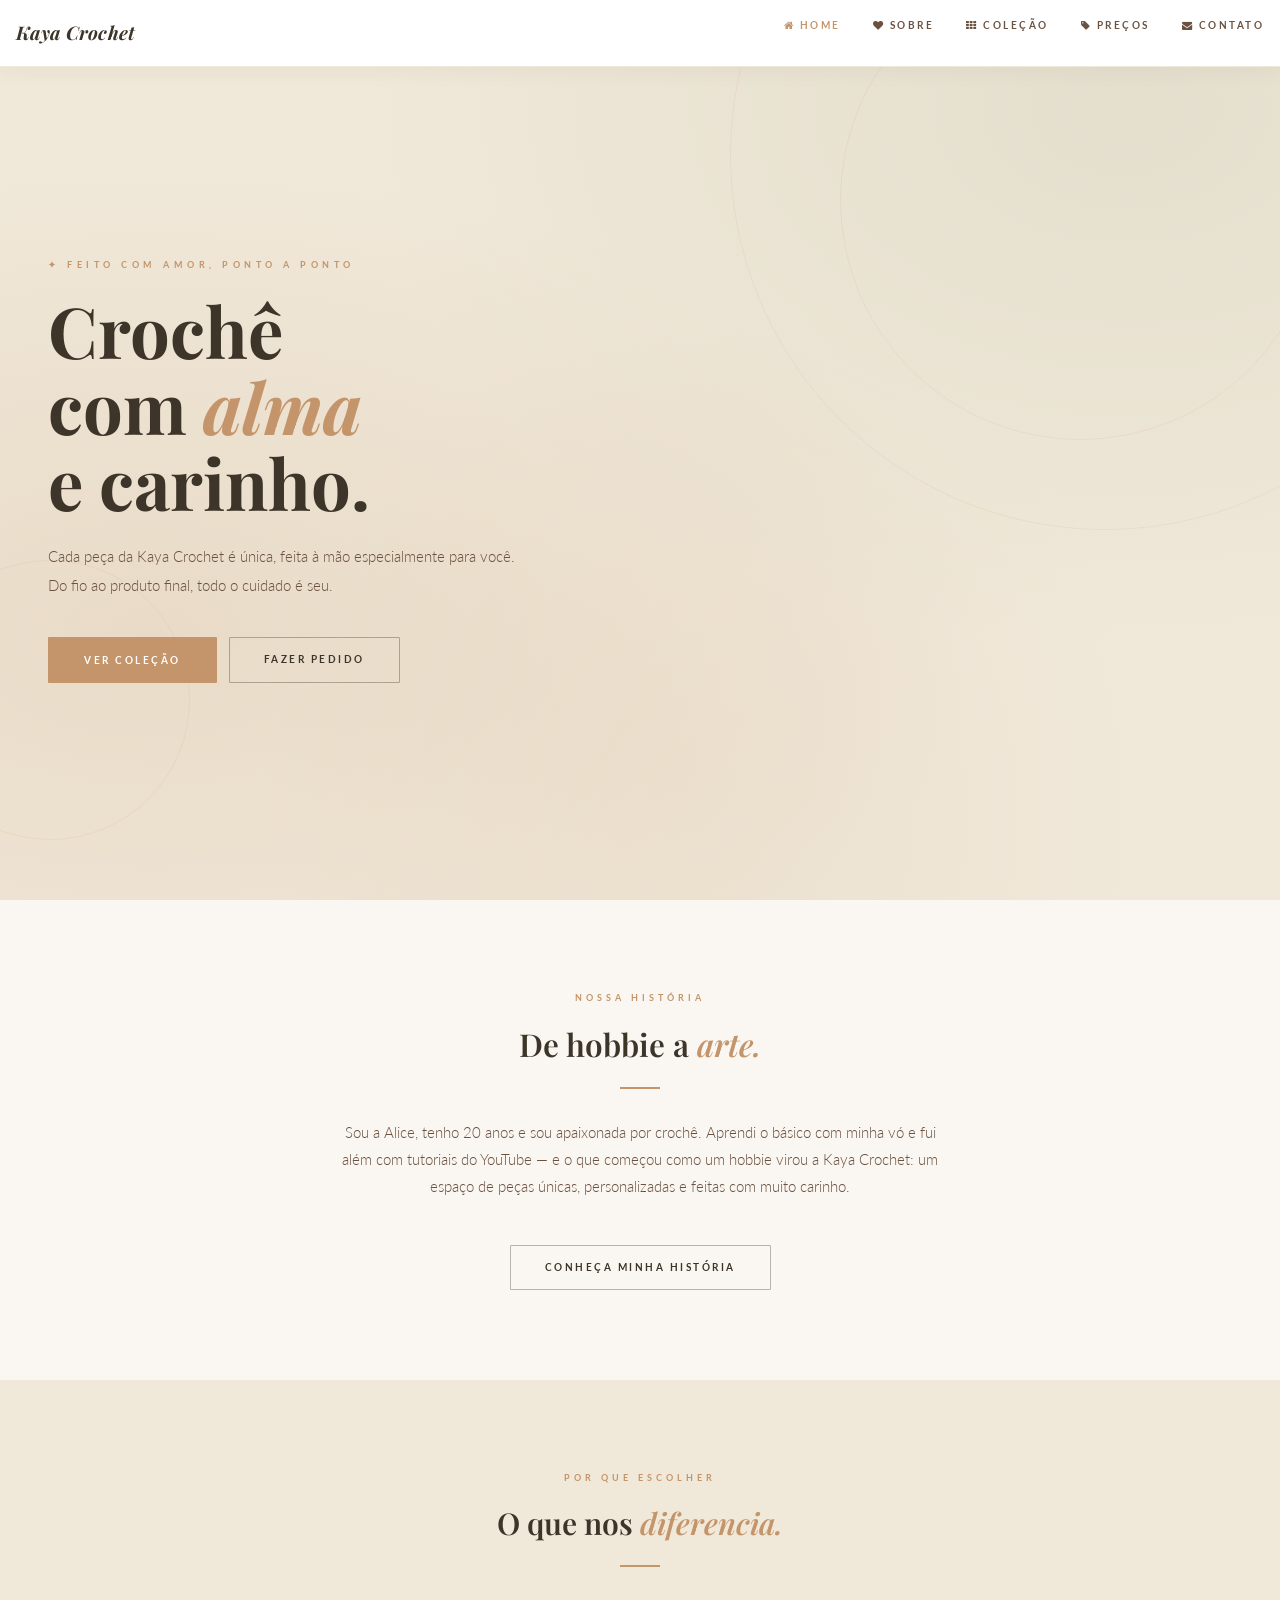
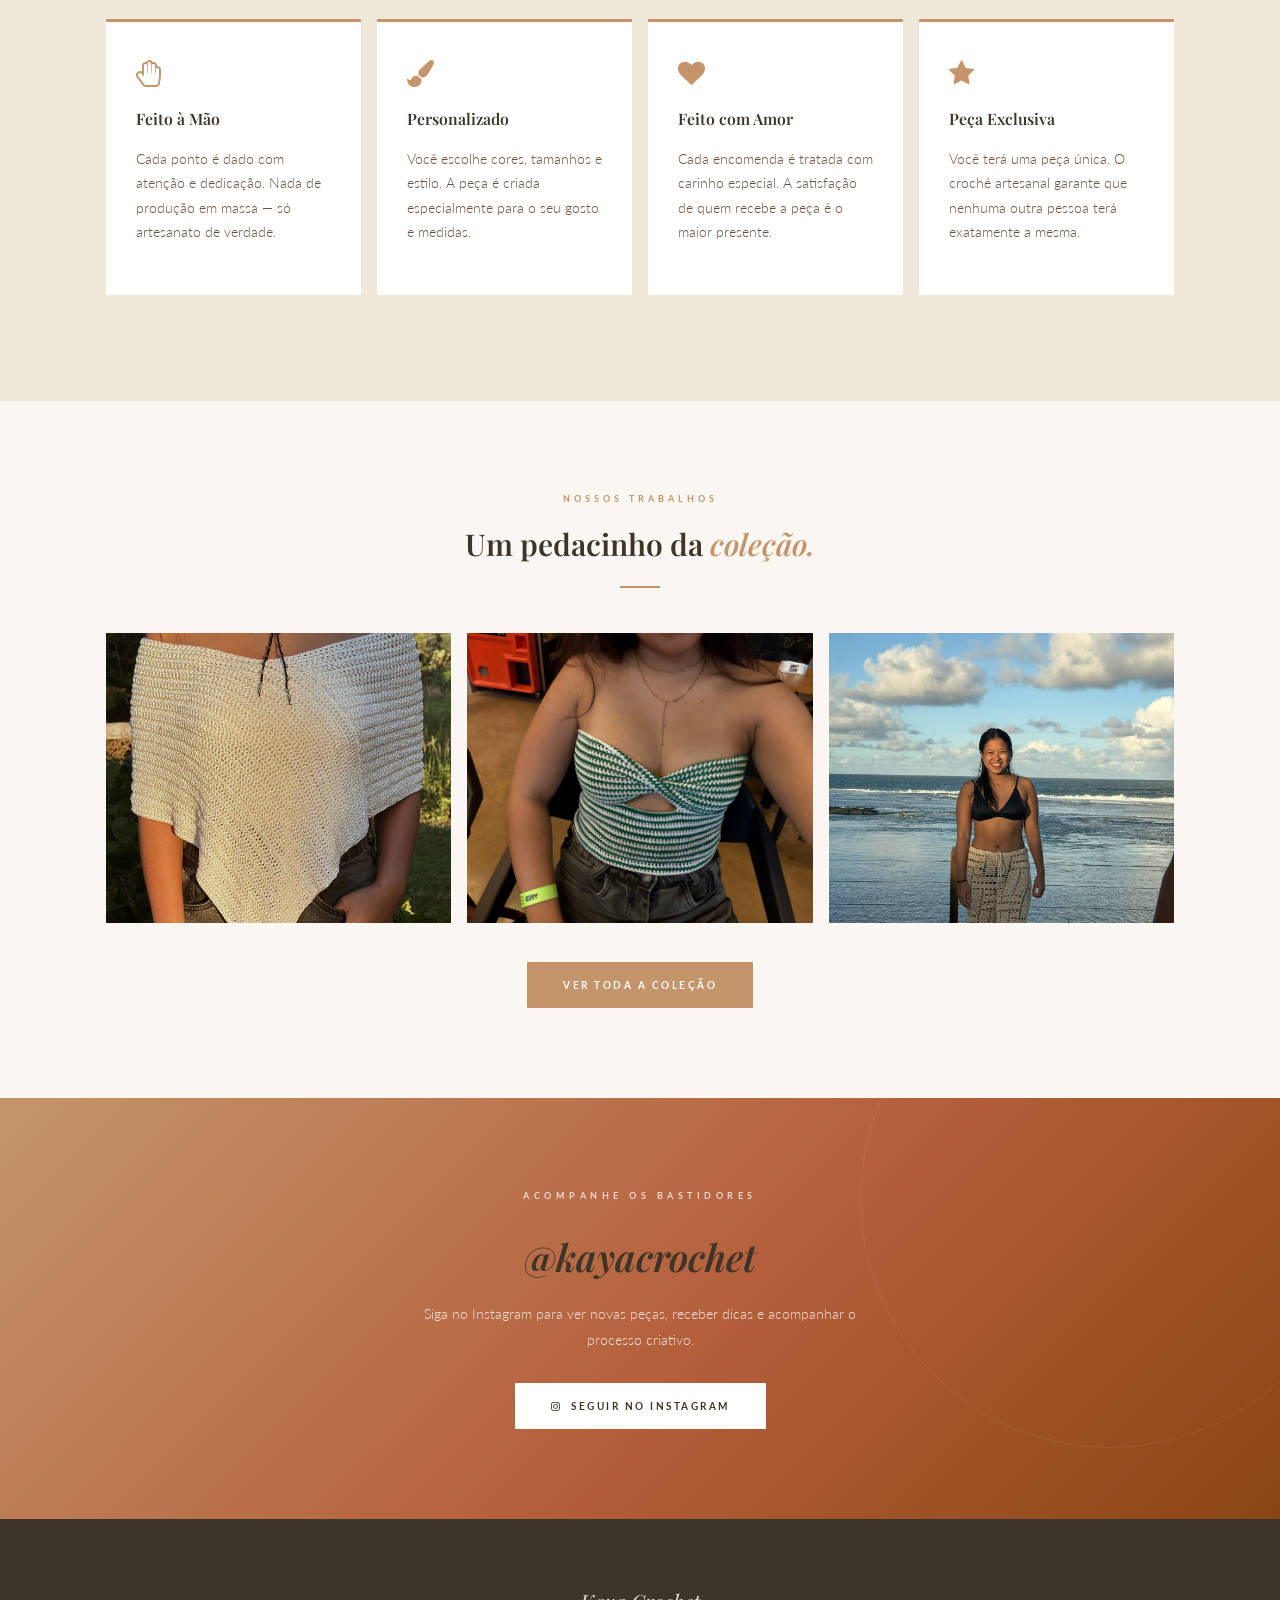
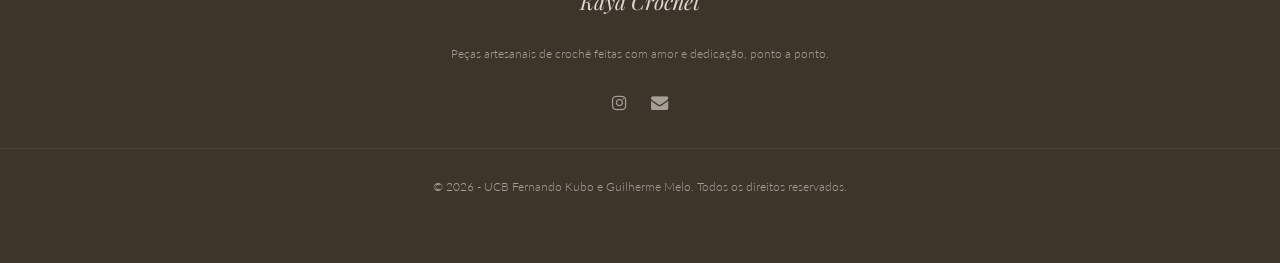
<file: index.html>
<!DOCTYPE html>
<html lang="pt-BR">
<head>
  <title>Kaya Crochet – Peças Artesanais Únicas</title>
  <meta charset="UTF-8">
  <meta name="viewport" content="width=device-width, initial-scale=1">
  <!-- Font Awesome (CDN) — corrige ícones -->
  <link rel="stylesheet" href="https://cdnjs.cloudflare.com/ajax/libs/font-awesome/4.7.0/css/font-awesome.min.css">
  <!-- Google Fonts -->
  <link href="https://fonts.googleapis.com/css2?family=Playfair+Display:ital,wght@0,400;0,600;0,700;1,400;1,600&family=Lato:wght@300;400;700&display=swap" rel="stylesheet">
  <!-- W3.CSS Framework -->
  <link rel="stylesheet" href="style2.css">
  <!-- Kaya Crochet Custom Styles -->
  <link rel="stylesheet" href="kaya-style.css">
  <style>
    .w3-bar .w3-button { padding: 16px; }
  </style>
</head>
<body>

<!-- NAVBAR -->
<div class="w3-top">
  <div class="w3-bar" id="myNavbar">
    <a href="index.html" class="w3-bar-item w3-button w3-wide logo-text">Kaya Crochet</a>
    <div class="w3-right w3-hide-small">
      <a href="index.html" class="w3-bar-item w3-button nav-link active"><i class="fa fa-home"></i> Home</a>
      <a href="pag2.html" class="w3-bar-item w3-button nav-link"><i class="fa fa-heart"></i> Sobre</a>
      <a href="pag3.html" class="w3-bar-item w3-button nav-link"><i class="fa fa-th"></i> Coleção</a>
      <a href="pag4.html" class="w3-bar-item w3-button nav-link"><i class="fa fa-tag"></i> Preços</a>
      <a href="pag5.html" class="w3-bar-item w3-button nav-link"><i class="fa fa-envelope"></i> Contato</a>
    </div>
    <a href="javascript:void(0)" class="w3-bar-item w3-button w3-right w3-hide-large w3-hide-medium" onclick="w3_open()" style="color:#3D3529;">
      <i class="fa fa-bars"></i>
    </a>
  </div>
</div>

<!-- SIDEBAR (mobile) -->
<nav class="w3-sidebar w3-bar-block w3-card w3-animate-left w3-hide-medium w3-hide-large" style="display:none" id="mySidebar">
  <a href="javascript:void(0)" onclick="w3_close()" class="w3-bar-item w3-button w3-large w3-padding-16" style="color:rgba(250,247,242,0.55);">Fechar ×</a>
  <a href="index.html" onclick="w3_close()" class="w3-bar-item w3-button"><i class="fa fa-home"></i> Home</a>
  <a href="pag2.html" onclick="w3_close()" class="w3-bar-item w3-button"><i class="fa fa-heart"></i> Sobre</a>
  <a href="pag3.html" onclick="w3_close()" class="w3-bar-item w3-button"><i class="fa fa-th"></i> Coleção</a>
  <a href="pag4.html" onclick="w3_close()" class="w3-bar-item w3-button"><i class="fa fa-tag"></i> Preços</a>
  <a href="pag5.html" onclick="w3_close()" class="w3-bar-item w3-button"><i class="fa fa-envelope"></i> Contato</a>
</nav>

<!-- HERO -->
<section class="hero-section" id="home">
  <div class="hero-ring hero-ring-1"></div>
  <div class="hero-ring hero-ring-2"></div>
  <div class="hero-ring hero-ring-3"></div>

  <div class="hero-inner fade-up">
    <span class="eyebrow">✦ Feito com amor, ponto a ponto</span>
    <h1 class="hero-title">
      Crochê<br>
      com <em>alma</em><br>
      e carinho.
    </h1>
    <p class="hero-subtitle">
      Cada peça da Kaya Crochet é única, feita à mão especialmente para você.<br>
      Do fio ao produto final, todo o cuidado é seu.
    </p>
    <div class="hero-actions delay-2 fade-up">
      <a href="pag3.html" class="btn-primary">Ver Coleção</a>
      <a href="pag5.html" class="btn-outline">Fazer Pedido</a>
    </div>
  </div>
</section>

<!-- SOBRE PREVIEW -->
<div class="w3-container" style="padding:90px 48px; background-color:#FAF7F2;">
  <div class="w3-row-padding w3-center" style="max-width:860px; margin:0 auto;">
    <span class="section-label">Nossa História</span>
    <h2 style="font-size:2.1rem; margin-top:0.25rem;">De hobbie a <em style="color:#C4956A; font-style:italic;">arte.</em></h2>
    <span class="divider center"></span>
    <p style="margin-top:2rem; font-size:1rem; max-width:620px; margin-left:auto; margin-right:auto;">
      Sou a Alice, tenho 20 anos e sou apaixonada por crochê. Aprendi o básico com minha vó e fui além com tutoriais do YouTube — e o que começou como um hobbie virou a Kaya Crochet: um espaço de peças únicas, personalizadas e feitas com muito carinho.
    </p>
    <a href="pag2.html" class="btn-outline" style="margin-top:2rem;">Conheça Minha História</a>
  </div>
</div>

<!-- DIFERENCIAIS -->
<div class="w3-container" style="padding:90px 48px; background-color:#F0E8D9;">
  <div style="max-width:1100px; margin:0 auto;">
    <div class="w3-center" style="margin-bottom:3.5rem;">
      <span class="section-label">Por que escolher</span>
      <h2 style="font-size:2rem; margin-top:0.25rem;">O que nos <em style="color:#C4956A; font-style:italic;">diferencia.</em></h2>
      <span class="divider center"></span>
    </div>
    <div class="w3-row-padding">
      <div class="w3-quarter w3-margin-bottom">
        <div class="feature-card">
          <i class="fa fa-hand-paper-o feature-icon"></i>
          <h4>Feito à Mão</h4>
          <p>Cada ponto é dado com atenção e dedicação. Nada de produção em massa — só artesanato de verdade.</p>
        </div>
      </div>
      <div class="w3-quarter w3-margin-bottom">
        <div class="feature-card">
          <i class="fa fa-paint-brush feature-icon"></i>
          <h4>Personalizado</h4>
          <p>Você escolhe cores, tamanhos e estilo. A peça é criada especialmente para o seu gosto e medidas.</p>
        </div>
      </div>
      <div class="w3-quarter w3-margin-bottom">
        <div class="feature-card">
          <i class="fa fa-heart feature-icon"></i>
          <h4>Feito com Amor</h4>
          <p>Cada encomenda é tratada com carinho especial. A satisfação de quem recebe a peça é o maior presente.</p>
        </div>
      </div>
      <div class="w3-quarter w3-margin-bottom">
        <div class="feature-card">
          <i class="fa fa-star feature-icon"></i>
          <h4>Peça Exclusiva</h4>
          <p>Você terá uma peça única. O crochê artesanal garante que nenhuma outra pessoa terá exatamente a mesma.</p>
        </div>
      </div>
    </div>
  </div>
</div>

<!-- GALERIA PREVIEW -->
<div class="w3-container" style="padding:90px 48px; background-color:#FAF7F2;">
  <div style="max-width:1100px; margin:0 auto;">
    <div class="w3-center" style="margin-bottom:3rem;">
      <span class="section-label">Nossos Trabalhos</span>
      <h2 style="font-size:2rem; margin-top:0.25rem;">Um pedacinho da <em style="color:#C4956A; font-style:italic;">coleção.</em></h2>
      <span class="divider center"></span>
    </div>

    <div class="w3-row-padding">
      <div class="w3-third w3-margin-bottom">
        <div class="gallery-wrap" onclick="window.location='pag3.html'">
          <img class="gallery-img" src="img1.jpg" alt="Top de crochê bege">
          <div class="gallery-caption"><span>Tops &amp; Blusas</span></div>
        </div>
      </div>
      <div class="w3-third w3-margin-bottom">
        <div class="gallery-wrap" onclick="window.location='pag3.html'">
          <img class="gallery-img" src="img8.jpg" alt="Top crochê verde e branco">
          <div class="gallery-caption"><span>Peças Coloridas</span></div>
        </div>
      </div>
      <div class="w3-third w3-margin-bottom">
        <div class="gallery-wrap" onclick="window.location='pag3.html'">
          <img class="gallery-img" src="img17.jpg" alt="Top crochê geométrico">
          <div class="gallery-caption"><span>Personalizados</span></div>
        </div>
      </div>
    </div>

    <div class="w3-center" style="margin-top:1.5rem;">
      <a href="pag3.html" class="btn-primary">Ver Toda a Coleção</a>
    </div>
  </div>
</div>

<!-- INSTAGRAM CTA -->
<div class="insta-cta">
  <div style="position:relative; z-index:1;">
    <span class="eyebrow" style="color:rgba(255,255,255,0.75);">Acompanhe os bastidores</span>
    <h2 style="color:#fff; font-size:2.5rem; margin:0.5rem 0 0.75rem; font-style:italic;">
      @kayacrochet
    </h2>
    <p style="color:rgba(255,255,255,0.8); font-size:0.95rem; max-width:440px; margin:0 auto 2rem; font-weight:300;">
      Siga no Instagram para ver novas peças, receber dicas e acompanhar o processo criativo.
    </p>
    <a href="https://www.instagram.com/kayacrochet_?igsh=MXducTBsNWoxOHhrNQ==" target="_blank" class="btn-white">
      <i class="fa fa-instagram"></i> &nbsp;Seguir no Instagram
    </a>
  </div>
</div>

<!-- FOOTER -->
<footer class="w3-padding-64 w3-center kaya-footer">
  <div style="margin-bottom:1.5rem;">
    <span style="font-family:'Playfair Display',serif; font-style:italic; font-size:1.4rem; color:#FAF7F2; opacity:0.85;">Kaya Crochet</span>
  </div>
  <p style="font-size:0.8rem; max-width:380px; margin:0 auto 1.5rem;">
    Peças artesanais de crochê feitas com amor e dedicação, ponto a ponto.
  </p>
  <div class="social-icons">
    <a href="https://www.instagram.com/kayacrochet_?igsh=MXducTBsNWoxOHhrNQ==" target="_blank" class="social-icon"><i class="fa fa-instagram"></i></a>
    <a href="pag5.html" class="social-icon"><i class="fa fa-envelope"></i></a>
  </div>
  <div style="border-top:1px solid rgba(250,247,242,0.08); margin-top:2rem; padding-top:1.5rem;">
    <small>© 2026 - UCB Fernando Kubo e Guilherme Melo. Todos os direitos reservados.</small>
  </div>
</footer>

<script>
var mySidebar = document.getElementById("mySidebar");
function w3_open() {
  mySidebar.style.display = mySidebar.style.display === 'block' ? 'none' : 'block';
}
function w3_close() {
  mySidebar.style.display = "none";
}
</script>
</body>
</html>
</file>
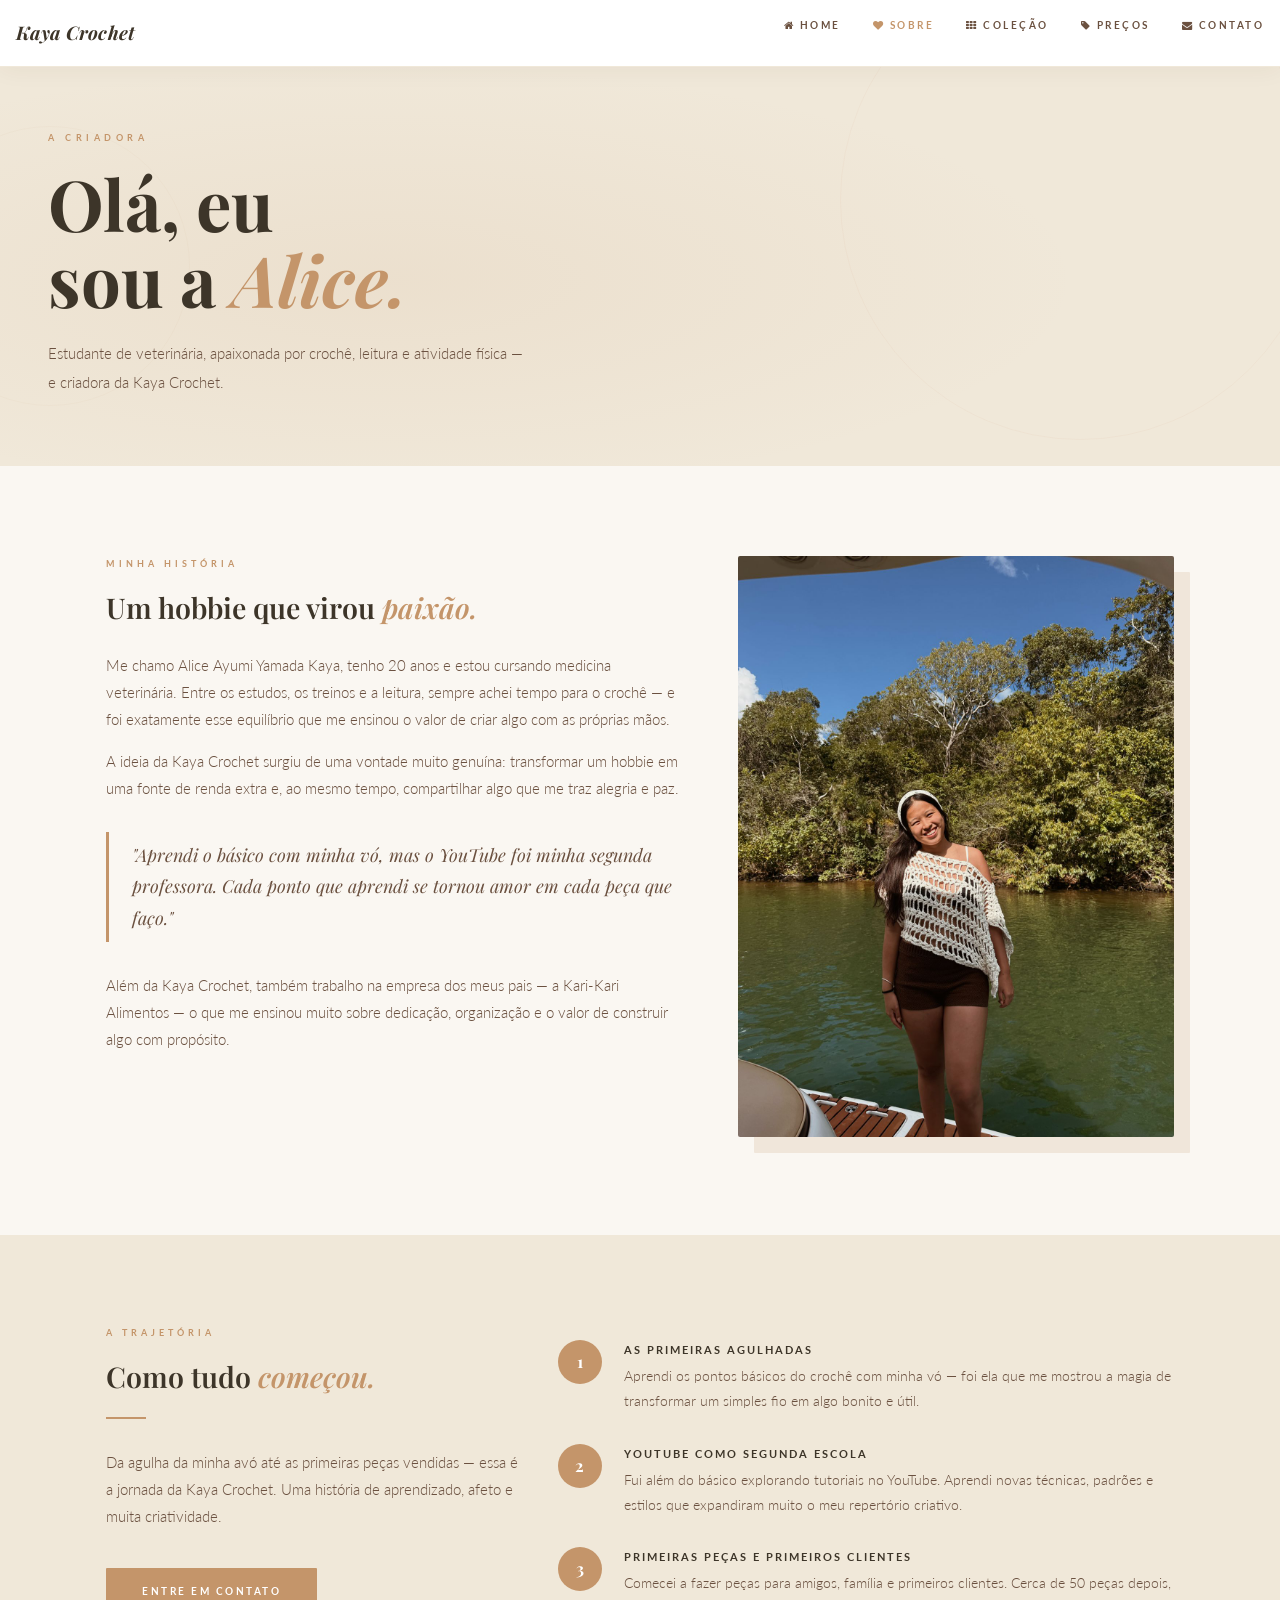
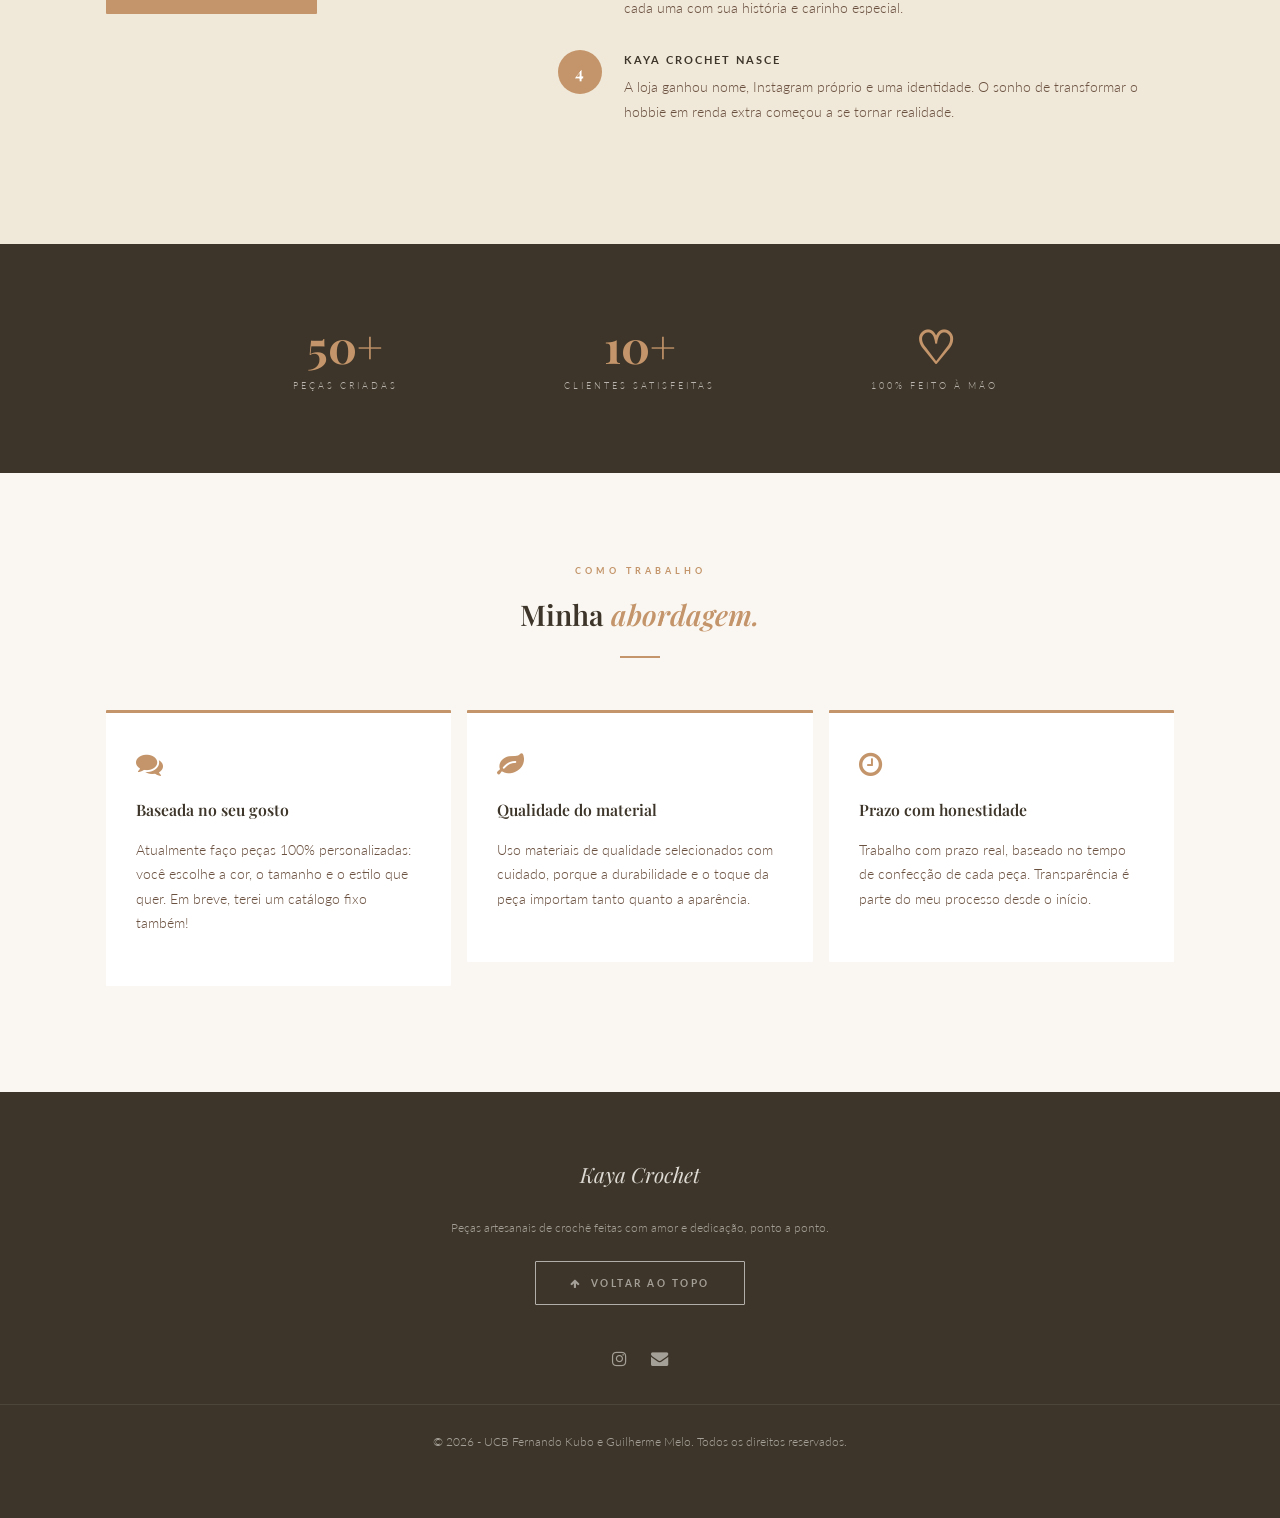
<file: pag2.html>
<!DOCTYPE html>
<html lang="pt-BR">
<head>
  <title>Kaya Crochet – Sobre</title>
  <meta charset="UTF-8">
  <meta name="viewport" content="width=device-width, initial-scale=1">
  <link rel="stylesheet" href="https://cdnjs.cloudflare.com/ajax/libs/font-awesome/4.7.0/css/font-awesome.min.css">
  <link href="https://fonts.googleapis.com/css2?family=Playfair+Display:ital,wght@0,400;0,600;0,700;1,400;1,600&family=Lato:wght@300;400;700&display=swap" rel="stylesheet">
  <link rel="stylesheet" href="style2.css">
  <link rel="stylesheet" href="kaya-style.css">
  <style>
    .w3-bar .w3-button { padding: 16px; }
  </style>
</head>
<body>

<!-- NAVBAR -->
<div class="w3-top">
  <div class="w3-bar" id="myNavbar">
    <a href="index.html" class="w3-bar-item w3-button w3-wide logo-text">Kaya Crochet</a>
    <div class="w3-right w3-hide-small">
      <a href="index.html" class="w3-bar-item w3-button nav-link"><i class="fa fa-home"></i> Home</a>
      <a href="pag2.html" class="w3-bar-item w3-button nav-link active"><i class="fa fa-heart"></i> Sobre</a>
      <a href="pag3.html" class="w3-bar-item w3-button nav-link"><i class="fa fa-th"></i> Coleção</a>
      <a href="pag4.html" class="w3-bar-item w3-button nav-link"><i class="fa fa-tag"></i> Preços</a>
      <a href="pag5.html" class="w3-bar-item w3-button nav-link"><i class="fa fa-envelope"></i> Contato</a>
    </div>
    <a href="javascript:void(0)" class="w3-bar-item w3-button w3-right w3-hide-large w3-hide-medium" onclick="w3_open()" style="color:#3D3529;">
      <i class="fa fa-bars"></i>
    </a>
  </div>
</div>

<!-- SIDEBAR (mobile) -->
<nav class="w3-sidebar w3-bar-block w3-card w3-animate-left w3-hide-medium w3-hide-large" style="display:none" id="mySidebar">
  <a href="javascript:void(0)" onclick="w3_close()" class="w3-bar-item w3-button w3-large w3-padding-16" style="color:rgba(250,247,242,0.55);">Fechar ×</a>
  <a href="index.html" onclick="w3_close()" class="w3-bar-item w3-button"><i class="fa fa-home"></i> Home</a>
  <a href="pag2.html" onclick="w3_close()" class="w3-bar-item w3-button"><i class="fa fa-heart"></i> Sobre</a>
  <a href="pag3.html" onclick="w3_close()" class="w3-bar-item w3-button"><i class="fa fa-th"></i> Coleção</a>
  <a href="pag4.html" onclick="w3_close()" class="w3-bar-item w3-button"><i class="fa fa-tag"></i> Preços</a>
  <a href="pag5.html" onclick="w3_close()" class="w3-bar-item w3-button"><i class="fa fa-envelope"></i> Contato</a>
</nav>

<!-- PAGE HEADER -->
<div class="page-header" id="sobre">
  <div class="hero-ring hero-ring-2" style="opacity:0.5;"></div>
  <div class="hero-ring hero-ring-3" style="opacity:0.4;"></div>
  <div style="position:relative; z-index:1; max-width:600px;">
    <span class="eyebrow fade-up">A Criadora</span>
    <h1 class="hero-title fade-up delay-1" style="font-size:clamp(2.5rem,4.5vw,3.8rem);">
      Olá, eu<br>sou a <em>Alice.</em>
    </h1>
    <p class="hero-subtitle fade-up delay-2" style="margin-bottom:0;">
      Estudante de veterinária, apaixonada por crochê, leitura e atividade física — e criadora da Kaya Crochet.
    </p>
  </div>
</div>

<!-- SOBRE A ALICE -->
<div class="w3-container" style="padding:90px 48px; background-color:#FAF7F2;">
  <div style="max-width:1100px; margin:0 auto;">
    <div class="w3-row-padding" style="align-items:center;">

      <!-- Texto -->
      <div class="w3-col m7" style="padding-right:3rem;">
        <span class="section-label">Minha história</span>
        <h2 style="font-size:1.9rem; margin-top:0.25rem; margin-bottom:1.25rem;">
          Um hobbie que virou <em style="color:#C4956A; font-style:italic;">paixão.</em>
        </h2>
        <p>
          Me chamo Alice Ayumi Yamada Kaya, tenho 20 anos e estou cursando medicina veterinária. Entre os estudos, os treinos e a leitura, sempre achei tempo para o crochê — e foi exatamente esse equilíbrio que me ensinou o valor de criar algo com as próprias mãos.
        </p>
        <p>
          A ideia da Kaya Crochet surgiu de uma vontade muito genuína: transformar um hobbie em uma fonte de renda extra e, ao mesmo tempo, compartilhar algo que me traz alegria e paz.
        </p>

        <blockquote class="kaya-quote">
          "Aprendi o básico com minha vó, mas o YouTube foi minha segunda professora. Cada ponto que aprendi se tornou amor em cada peça que faço."
        </blockquote>

        <p>
          Além da Kaya Crochet, também trabalho na empresa dos meus pais — a Kari-Kari Alimentos — o que me ensinou muito sobre dedicação, organização e o valor de construir algo com propósito.
        </p>
      </div>

      <!-- Foto -->
      <div class="w3-col m5">
        <div class="photo-frame">
          <img src="img3.jpg" alt="Alice Ayumi - Kaya Crochet" style="border-radius:2px;">
        </div>
      </div>

    </div>
  </div>
</div>

<!-- COMO COMEÇOU -->
<div class="w3-container" style="padding:90px 48px; background-color:#F0E8D9;">
  <div style="max-width:1100px; margin:0 auto;">
    <div class="w3-row-padding">

      <div class="w3-col m5" style="padding-right:2rem;">
        <span class="section-label">A trajetória</span>
        <h2 style="font-size:1.9rem; margin-top:0.25rem;">
          Como tudo <em style="color:#C4956A; font-style:italic;">começou.</em>
        </h2>
        <span class="divider" style="margin-bottom:2rem;"></span>
        <p>
          Da agulha da minha avó até as primeiras peças vendidas — essa é a jornada da Kaya Crochet. Uma história de aprendizado, afeto e muita criatividade.
        </p>
        <a href="pag5.html" class="btn-primary" style="margin-top:1.5rem;">Entre em Contato</a>
      </div>

      <div class="w3-col m7" style="padding-top:1rem;">
        <div class="story-step">
          <div class="step-num">1</div>
          <div class="step-content">
            <h4>As primeiras agulhadas</h4>
            <p>Aprendi os pontos básicos do crochê com minha vó — foi ela que me mostrou a magia de transformar um simples fio em algo bonito e útil.</p>
          </div>
        </div>

        <div class="story-step">
          <div class="step-num">2</div>
          <div class="step-content">
            <h4>YouTube como segunda escola</h4>
            <p>Fui além do básico explorando tutoriais no YouTube. Aprendi novas técnicas, padrões e estilos que expandiram muito o meu repertório criativo.</p>
          </div>
        </div>

        <div class="story-step">
          <div class="step-num">3</div>
          <div class="step-content">
            <h4>Primeiras peças e primeiros clientes</h4>
            <p>Comecei a fazer peças para amigos, família e primeiros clientes. Cerca de 50 peças depois, cada uma com sua história e carinho especial.</p>
          </div>
        </div>

        <div class="story-step">
          <div class="step-num">4</div>
          <div class="step-content">
            <h4>Kaya Crochet nasce</h4>
            <p>A loja ganhou nome, Instagram próprio e uma identidade. O sonho de transformar o hobbie em renda extra começou a se tornar realidade.</p>
          </div>
        </div>
      </div>

    </div>
  </div>
</div>

<!-- STATS -->
<div class="stats-bar w3-center w3-padding-64">
  <div class="w3-row-padding" style="max-width:900px; margin:0 auto;">
    <div class="w3-third" style="padding:1rem;">
      <span class="stat-num">50+</span>
      <span class="stat-label">Peças Criadas</span>
    </div>
    <div class="w3-third" style="padding:1rem;">
      <span class="stat-num">10+</span>
      <span class="stat-label">Clientes Satisfeitas</span>
    </div>
    <div class="w3-third" style="padding:1rem;">
      <span class="stat-num">♡</span>
      <span class="stat-label">100% Feito à Mão</span>
    </div>
  </div>
</div>

<!-- VALORES -->
<div class="w3-container" style="padding:90px 48px; background-color:#FAF7F2;">
  <div style="max-width:1100px; margin:0 auto;">
    <div class="w3-center" style="margin-bottom:3.5rem;">
      <span class="section-label">Como trabalho</span>
      <h2 style="font-size:1.9rem; margin-top:0.25rem;">
        Minha <em style="color:#C4956A; font-style:italic;">abordagem.</em>
      </h2>
      <span class="divider center"></span>
    </div>

    <div class="w3-row-padding">
      <div class="w3-third w3-margin-bottom">
        <div class="feature-card">
          <i class="fa fa-comments feature-icon"></i>
          <h4>Baseada no seu gosto</h4>
          <p>Atualmente faço peças 100% personalizadas: você escolhe a cor, o tamanho e o estilo que quer. Em breve, terei um catálogo fixo também!</p>
        </div>
      </div>
      <div class="w3-third w3-margin-bottom">
        <div class="feature-card">
          <i class="fa fa-leaf feature-icon"></i>
          <h4>Qualidade do material</h4>
          <p>Uso materiais de qualidade selecionados com cuidado, porque a durabilidade e o toque da peça importam tanto quanto a aparência.</p>
        </div>
      </div>
      <div class="w3-third w3-margin-bottom">
        <div class="feature-card">
          <i class="fa fa-clock-o feature-icon"></i>
          <h4>Prazo com honestidade</h4>
          <p>Trabalho com prazo real, baseado no tempo de confecção de cada peça. Transparência é parte do meu processo desde o início.</p>
        </div>
      </div>
    </div>
  </div>
</div>

<!-- FOOTER -->
<footer class="w3-padding-64 w3-center kaya-footer">
  <div style="margin-bottom:1.5rem;">
    <span style="font-family:'Playfair Display',serif; font-style:italic; font-size:1.4rem; color:#FAF7F2; opacity:0.85;">Kaya Crochet</span>
  </div>
  <p style="font-size:0.8rem; max-width:380px; margin:0 auto 1.5rem;">
    Peças artesanais de crochê feitas com amor e dedicação, ponto a ponto.
  </p>
  <a href="#sobre" class="btn-outline-white" style="margin-left:0; margin-bottom:1.5rem; display:inline-block;">
    <i class="fa fa-arrow-up"></i>&nbsp; Voltar ao topo
  </a>
  <div class="social-icons" style="display:block; margin-top:1rem;">
    <a href="https://www.instagram.com/kayacrochet_?igsh=MXducTBsNWoxOHhrNQ==" target="_blank" class="social-icon"><i class="fa fa-instagram"></i></a>
    <a href="pag5.html" class="social-icon"><i class="fa fa-envelope"></i></a>
  </div>
  <div style="border-top:1px solid rgba(250,247,242,0.08); margin-top:2rem; padding-top:1.5rem;">
    <small>© 2026 - UCB Fernando Kubo e Guilherme Melo. Todos os direitos reservados.</small>
  </div>
</footer>

<script>
var mySidebar = document.getElementById("mySidebar");
function w3_open() {
  mySidebar.style.display = mySidebar.style.display === 'block' ? 'none' : 'block';
}
function w3_close() {
  mySidebar.style.display = "none";
}
</script>
</body>
</html>
</file>
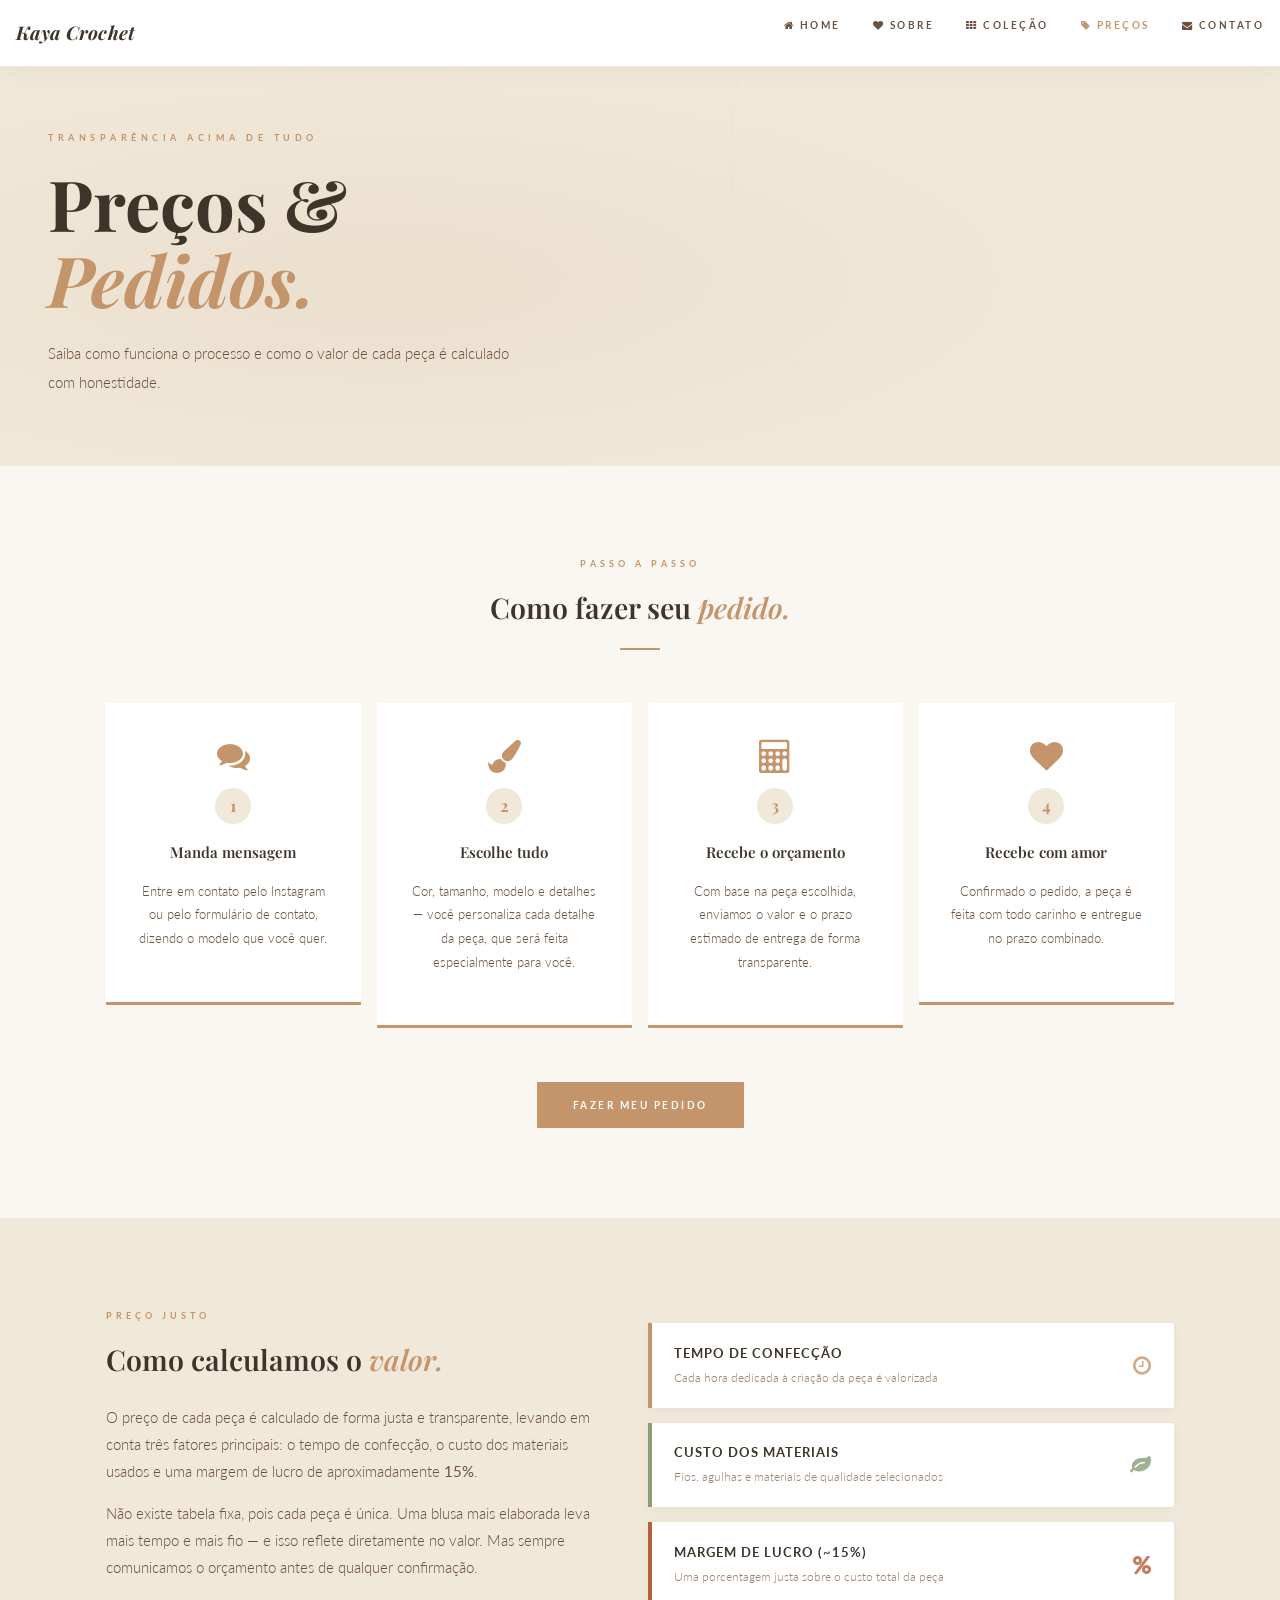
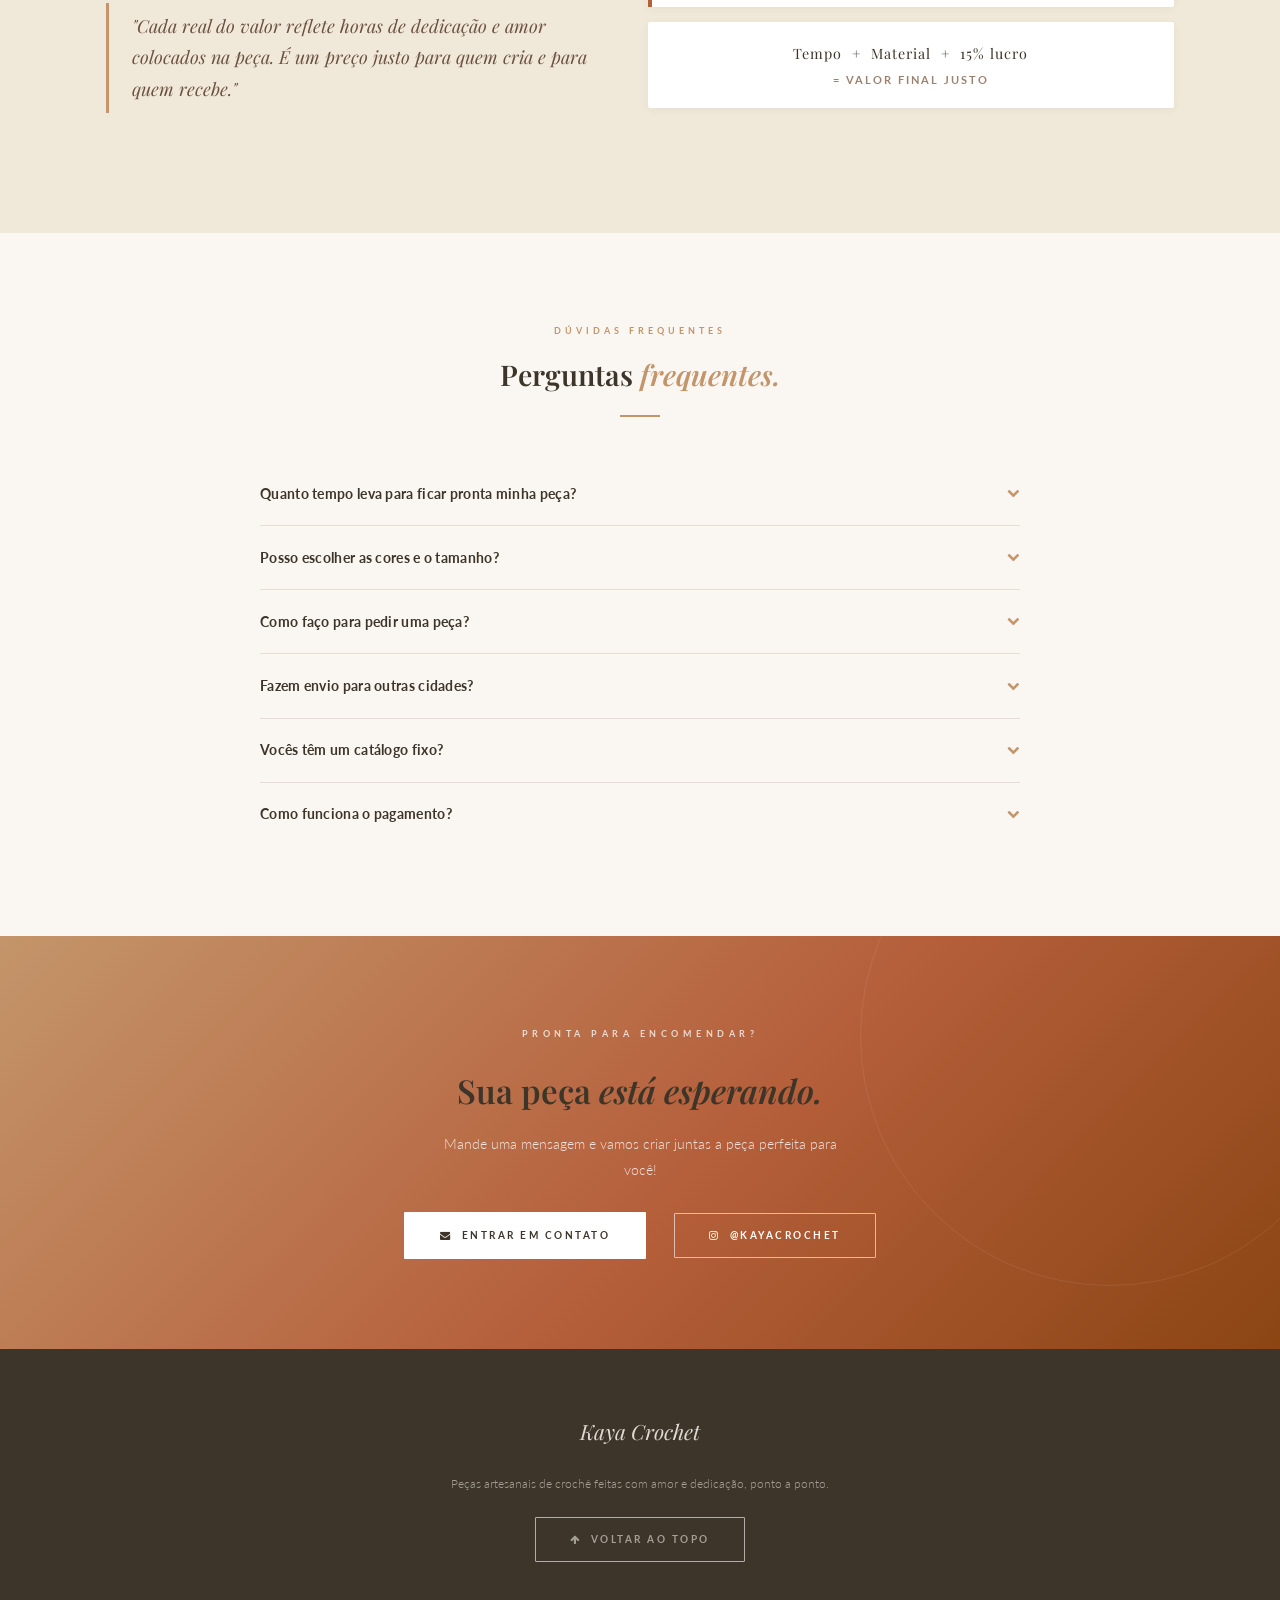
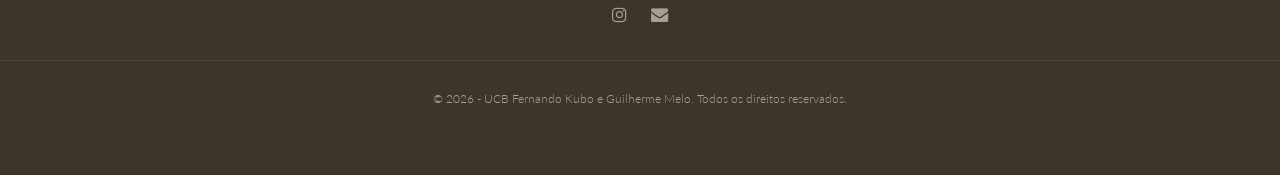
<file: pag4.html>
<!DOCTYPE html>
<html lang="pt-BR">
<head>
  <title>Kaya Crochet – Preços &amp; Pedidos</title>
  <meta charset="UTF-8">
  <meta name="viewport" content="width=device-width, initial-scale=1">
  <link rel="stylesheet" href="https://cdnjs.cloudflare.com/ajax/libs/font-awesome/4.7.0/css/font-awesome.min.css">
  <link href="https://fonts.googleapis.com/css2?family=Playfair+Display:ital,wght@0,400;0,600;0,700;1,400;1,600&family=Lato:wght@300;400;700&display=swap" rel="stylesheet">
  <link rel="stylesheet" href="style2.css">
  <link rel="stylesheet" href="kaya-style.css">
  <style>
    .w3-bar .w3-button { padding: 16px; }

    /* FAQ accordion */
    .faq-item {
      border-bottom: 1px solid #E8DDD5;
      overflow: hidden;
    }
    .faq-question {
      width: 100%;
      text-align: left;
      background: none;
      border: none;
      padding: 1.25rem 0;
      cursor: pointer;
      display: flex;
      justify-content: space-between;
      align-items: center;
      font-family: 'Lato', sans-serif;
      font-size: 0.95rem;
      font-weight: 700;
      color: #3D3529;
      letter-spacing: 0.3px;
      transition: color 0.2s;
    }
    .faq-question:hover { color: #C4956A; }
    .faq-question i { transition: transform 0.3s; color: #C4956A; font-size: 0.85rem; }
    .faq-question.open i { transform: rotate(180deg); }
    .faq-answer {
      max-height: 0;
      overflow: hidden;
      transition: max-height 0.4s ease, padding 0.3s;
      font-size: 0.93rem;
      color: #6B5140;
      line-height: 1.8;
      padding: 0;
    }
    .faq-answer.open { max-height: 300px; padding-bottom: 1.25rem; }

    /* Price breakdown visual */
    .price-piece {
      background: white;
      border-left: 4px solid var(--caramel, #C4956A);
      padding: 1.25rem 1.5rem;
      margin-bottom: 1rem;
      border-radius: 0 2px 2px 0;
      display: flex;
      justify-content: space-between;
      align-items: center;
      box-shadow: 0 2px 10px rgba(61,53,41,0.05);
    }
    .price-piece-label { font-size: 0.85rem; font-weight: 700; letter-spacing: 1px; color: #3D3529; text-transform: uppercase; }
    .price-piece-desc  { font-size: 0.82rem; color: #9B8170; margin-top:2px; }
    .price-piece-icon  { font-size: 1.4rem; color: #C4956A; opacity: 0.8; }
  </style>
</head>
<body>

<!-- NAVBAR -->
<div class="w3-top">
  <div class="w3-bar" id="myNavbar">
    <a href="index.html" class="w3-bar-item w3-button w3-wide logo-text">Kaya Crochet</a>
    <div class="w3-right w3-hide-small">
      <a href="index.html" class="w3-bar-item w3-button nav-link"><i class="fa fa-home"></i> Home</a>
      <a href="pag2.html" class="w3-bar-item w3-button nav-link"><i class="fa fa-heart"></i> Sobre</a>
      <a href="pag3.html" class="w3-bar-item w3-button nav-link"><i class="fa fa-th"></i> Coleção</a>
      <a href="pag4.html" class="w3-bar-item w3-button nav-link active"><i class="fa fa-tag"></i> Preços</a>
      <a href="pag5.html" class="w3-bar-item w3-button nav-link"><i class="fa fa-envelope"></i> Contato</a>
    </div>
    <a href="javascript:void(0)" class="w3-bar-item w3-button w3-right w3-hide-large w3-hide-medium" onclick="w3_open()" style="color:#3D3529;">
      <i class="fa fa-bars"></i>
    </a>
  </div>
</div>

<!-- SIDEBAR (mobile) -->
<nav class="w3-sidebar w3-bar-block w3-card w3-animate-left w3-hide-medium w3-hide-large" style="display:none" id="mySidebar">
  <a href="javascript:void(0)" onclick="w3_close()" class="w3-bar-item w3-button w3-large w3-padding-16" style="color:rgba(250,247,242,0.55);">Fechar ×</a>
  <a href="index.html" onclick="w3_close()" class="w3-bar-item w3-button"><i class="fa fa-home"></i> Home</a>
  <a href="pag2.html" onclick="w3_close()" class="w3-bar-item w3-button"><i class="fa fa-heart"></i> Sobre</a>
  <a href="pag3.html" onclick="w3_close()" class="w3-bar-item w3-button"><i class="fa fa-th"></i> Coleção</a>
  <a href="pag4.html" onclick="w3_close()" class="w3-bar-item w3-button"><i class="fa fa-tag"></i> Preços</a>
  <a href="pag5.html" onclick="w3_close()" class="w3-bar-item w3-button"><i class="fa fa-envelope"></i> Contato</a>
</nav>

<!-- PAGE HEADER -->
<div class="page-header" id="precos">
  <div class="hero-ring hero-ring-1" style="opacity:0.35;"></div>
  <div class="hero-ring hero-ring-3" style="opacity:0.3;"></div>
  <div style="position:relative; z-index:1; max-width:580px;">
    <span class="eyebrow fade-up">Transparência acima de tudo</span>
    <h1 class="hero-title fade-up delay-1" style="font-size:clamp(2.5rem,4.5vw,3.8rem);">
      Preços &amp;<br><em>Pedidos.</em>
    </h1>
    <p class="hero-subtitle fade-up delay-2" style="margin-bottom:0;">
      Saiba como funciona o processo e como o valor de cada peça é calculado com honestidade.
    </p>
  </div>
</div>

<!-- COMO FUNCIONA -->
<div class="w3-container" style="padding:90px 48px; background-color:#FAF7F2;">
  <div style="max-width:1100px; margin:0 auto;">
    <div class="w3-center" style="margin-bottom:3.5rem;">
      <span class="section-label">Passo a passo</span>
      <h2 style="font-size:1.9rem; margin-top:0.25rem;">
        Como fazer seu <em style="color:#C4956A; font-style:italic;">pedido.</em>
      </h2>
      <span class="divider center"></span>
    </div>

    <div class="w3-row-padding">
      <div class="w3-quarter w3-margin-bottom">
        <div class="pricing-card" style="text-align:center;">
          <i class="fa fa-comments" style="font-size:2.2rem; color:#C4956A; display:block; margin-bottom:1rem;"></i>
          <div style="width:36px;height:36px;background:#F0E8D9;border-radius:50%;display:flex;align-items:center;justify-content:center;margin:0 auto 1rem;font-family:'Playfair Display',serif;font-weight:700;color:#C4956A;font-size:1.1rem;">1</div>
          <h3 style="font-size:1rem !important; margin-bottom:0.5rem !important; text-align:center;">Manda mensagem</h3>
          <p style="font-size:0.88rem; text-align:center;">Entre em contato pelo Instagram ou pelo formulário de contato, dizendo o modelo que você quer.</p>
        </div>
      </div>
      <div class="w3-quarter w3-margin-bottom">
        <div class="pricing-card" style="text-align:center;">
          <i class="fa fa-paint-brush" style="font-size:2.2rem; color:#C4956A; display:block; margin-bottom:1rem;"></i>
          <div style="width:36px;height:36px;background:#F0E8D9;border-radius:50%;display:flex;align-items:center;justify-content:center;margin:0 auto 1rem;font-family:'Playfair Display',serif;font-weight:700;color:#C4956A;font-size:1.1rem;">2</div>
          <h3 style="font-size:1rem !important; margin-bottom:0.5rem !important; text-align:center;">Escolhe tudo</h3>
          <p style="font-size:0.88rem; text-align:center;">Cor, tamanho, modelo e detalhes — você personaliza cada detalhe da peça, que será feita especialmente para você.</p>
        </div>
      </div>
      <div class="w3-quarter w3-margin-bottom">
        <div class="pricing-card" style="text-align:center;">
          <i class="fa fa-calculator" style="font-size:2.2rem; color:#C4956A; display:block; margin-bottom:1rem;"></i>
          <div style="width:36px;height:36px;background:#F0E8D9;border-radius:50%;display:flex;align-items:center;justify-content:center;margin:0 auto 1rem;font-family:'Playfair Display',serif;font-weight:700;color:#C4956A;font-size:1.1rem;">3</div>
          <h3 style="font-size:1rem !important; margin-bottom:0.5rem !important; text-align:center;">Recebe o orçamento</h3>
          <p style="font-size:0.88rem; text-align:center;">Com base na peça escolhida, enviamos o valor e o prazo estimado de entrega de forma transparente.</p>
        </div>
      </div>
      <div class="w3-quarter w3-margin-bottom">
        <div class="pricing-card" style="text-align:center;">
          <i class="fa fa-heart" style="font-size:2.2rem; color:#C4956A; display:block; margin-bottom:1rem;"></i>
          <div style="width:36px;height:36px;background:#F0E8D9;border-radius:50%;display:flex;align-items:center;justify-content:center;margin:0 auto 1rem;font-family:'Playfair Display',serif;font-weight:700;color:#C4956A;font-size:1.1rem;">4</div>
          <h3 style="font-size:1rem !important; margin-bottom:0.5rem !important; text-align:center;">Recebe com amor</h3>
          <p style="font-size:0.88rem; text-align:center;">Confirmado o pedido, a peça é feita com todo carinho e entregue no prazo combinado.</p>
        </div>
      </div>
    </div>

    <div class="w3-center" style="margin-top:2.5rem;">
      <a href="pag5.html" class="btn-primary">Fazer Meu Pedido</a>
    </div>
  </div>
</div>

<!-- COMO O PREÇO É CALCULADO -->
<div class="w3-container" style="padding:90px 48px; background-color:#F0E8D9;">
  <div style="max-width:1100px; margin:0 auto;">
    <div class="w3-row-padding" style="align-items:flex-start;">

      <!-- Texto explicativo -->
      <div class="w3-col m6" style="padding-right:2.5rem;">
        <span class="section-label">Preço justo</span>
        <h2 style="font-size:1.9rem; margin-top:0.25rem; margin-bottom:1.25rem;">
          Como calculamos o <em style="color:#C4956A; font-style:italic;">valor.</em>
        </h2>
        <p>
          O preço de cada peça é calculado de forma justa e transparente, levando em conta três fatores principais: o tempo de confecção, o custo dos materiais usados e uma margem de lucro de aproximadamente <strong>15%</strong>.
        </p>
        <p>
          Não existe tabela fixa, pois cada peça é única. Uma blusa mais elaborada leva mais tempo e mais fio — e isso reflete diretamente no valor. Mas sempre comunicamos o orçamento antes de qualquer confirmação.
        </p>
        <blockquote class="kaya-quote" style="margin-top:1.5rem;">
          "Cada real do valor reflete horas de dedicação e amor colocados na peça. É um preço justo para quem cria e para quem recebe."
        </blockquote>
      </div>

      <!-- Breakdown visual -->
      <div class="w3-col m6" style="padding-top:1rem;">
        <div class="price-piece">
          <div>
            <div class="price-piece-label">Tempo de Confecção</div>
            <div class="price-piece-desc">Cada hora dedicada à criação da peça é valorizada</div>
          </div>
          <i class="fa fa-clock-o price-piece-icon"></i>
        </div>
        <div class="price-piece" style="border-left-color:#8B9D77;">
          <div>
            <div class="price-piece-label">Custo dos Materiais</div>
            <div class="price-piece-desc">Fios, agulhas e materiais de qualidade selecionados</div>
          </div>
          <i class="fa fa-leaf price-piece-icon" style="color:#8B9D77;"></i>
        </div>
        <div class="price-piece" style="border-left-color:#B55F3B;">
          <div>
            <div class="price-piece-label">Margem de Lucro (~15%)</div>
            <div class="price-piece-desc">Uma porcentagem justa sobre o custo total da peça</div>
          </div>
          <i class="fa fa-percent price-piece-icon" style="color:#B55F3B;"></i>
        </div>

        <!-- Formula visual -->
        <div style="background:white; padding:1.25rem 1.5rem; border-radius:2px; margin-top:0.5rem; text-align:center; box-shadow:0 2px 10px rgba(61,53,41,0.05);">
          <div style="font-family:'Playfair Display',serif; font-size:0.95rem; color:#3D3529; letter-spacing:1px;">
            Tempo &nbsp;+&nbsp; Material &nbsp;+&nbsp; 15% lucro
          </div>
          <div style="font-size:0.72rem; color:#9B8170; margin-top:4px; font-weight:700; letter-spacing:2px; text-transform:uppercase;">= Valor Final Justo</div>
        </div>
      </div>

    </div>
  </div>
</div>

<!-- FAQ -->
<div class="w3-container" style="padding:90px 48px; background-color:#FAF7F2;">
  <div style="max-width:760px; margin:0 auto;">
    <div class="w3-center" style="margin-bottom:3rem;">
      <span class="section-label">Dúvidas Frequentes</span>
      <h2 style="font-size:1.9rem; margin-top:0.25rem;">
        Perguntas <em style="color:#C4956A; font-style:italic;">frequentes.</em>
      </h2>
      <span class="divider center"></span>
    </div>

    <div class="faq-item">
      <button class="faq-question" onclick="toggleFaq(this)">
        Quanto tempo leva para ficar pronta minha peça? <i class="fa fa-chevron-down"></i>
      </button>
      <div class="faq-answer">
        O prazo varia conforme a complexidade da peça. Peças simples (como tops menores) costumam levar menos tempo do que conjuntos completos ou peças com padrões elaborados. O prazo exato é sempre informado no orçamento, antes de confirmar o pedido.
      </div>
    </div>

    <div class="faq-item">
      <button class="faq-question" onclick="toggleFaq(this)">
        Posso escolher as cores e o tamanho? <i class="fa fa-chevron-down"></i>
      </button>
      <div class="faq-answer">
        Sim! Toda a coleção atual é 100% personalizada. Você escolhe a cor, o modelo e o tamanho. A peça será feita especialmente para você, de acordo com suas medidas e preferências.
      </div>
    </div>

    <div class="faq-item">
      <button class="faq-question" onclick="toggleFaq(this)">
        Como faço para pedir uma peça? <i class="fa fa-chevron-down"></i>
      </button>
      <div class="faq-answer">
        É bem simples! Você pode mandar mensagem pelo Instagram (@kayacrochet) ou usar o formulário de contato neste site. Nos conte o modelo desejado e a Alice vai te responder com o orçamento e prazo.
      </div>
    </div>

    <div class="faq-item">
      <button class="faq-question" onclick="toggleFaq(this)">
        Fazem envio para outras cidades? <i class="fa fa-chevron-down"></i>
      </button>
      <div class="faq-answer">
        Entre em contato para combinarmos os detalhes de envio. Peças podem ser entregues pessoalmente ou enviadas via correios, com o custo do frete por conta do cliente.
      </div>
    </div>

    <div class="faq-item">
      <button class="faq-question" onclick="toggleFaq(this)">
        Vocês têm um catálogo fixo? <i class="fa fa-chevron-down"></i>
      </button>
      <div class="faq-answer">
        Por enquanto trabalhamos com encomendas personalizadas, mas um catálogo com modelos fixos está no nosso plano! Acompanhe o Instagram para saber quando ele for lançado.
      </div>
    </div>

    <div class="faq-item" style="border-bottom:none;">
      <button class="faq-question" onclick="toggleFaq(this)">
        Como funciona o pagamento? <i class="fa fa-chevron-down"></i>
      </button>
      <div class="faq-answer">
        As formas de pagamento são combinadas no momento do pedido. Em geral, trabalhamos com Pix. Entre em contato para saber mais detalhes.
      </div>
    </div>

  </div>
</div>

<!-- CTA FINAL -->
<div class="insta-cta">
  <div style="position:relative; z-index:1;">
    <span class="eyebrow" style="color:rgba(255,255,255,0.75);">Pronta para encomendar?</span>
    <h2 style="color:#fff; font-size:2.2rem; margin:0.5rem 0 0.75rem;">
      Sua peça <em>está esperando.</em>
    </h2>
    <p style="color:rgba(255,255,255,0.8); font-size:0.95rem; max-width:420px; margin:0 auto 2rem; font-weight:300;">
      Mande uma mensagem e vamos criar juntas a peça perfeita para você!
    </p>
    <a href="pag5.html" class="btn-white" style="margin-right:12px;">
      <i class="fa fa-envelope"></i>&nbsp; Entrar em Contato
    </a>
    <a href="https://www.instagram.com/kayacrochet_?igsh=MXducTBsNWoxOHhrNQ==" target="_blank" class="btn-outline-white">
      <i class="fa fa-instagram"></i>&nbsp; @kayacrochet
    </a>
  </div>
</div>

<!-- FOOTER -->
<footer class="w3-padding-64 w3-center kaya-footer">
  <div style="margin-bottom:1.5rem;">
    <span style="font-family:'Playfair Display',serif; font-style:italic; font-size:1.4rem; color:#FAF7F2; opacity:0.85;">Kaya Crochet</span>
  </div>
  <p style="font-size:0.8rem; max-width:380px; margin:0 auto 1.5rem;">
    Peças artesanais de crochê feitas com amor e dedicação, ponto a ponto.
  </p>
  <a href="#precos" class="btn-outline-white" style="margin-left:0; margin-bottom:1.5rem; display:inline-block;">
    <i class="fa fa-arrow-up"></i>&nbsp; Voltar ao topo
  </a>
  <div class="social-icons" style="display:block; margin-top:1rem;">
    <a href="https://www.instagram.com/kayacrochet_?igsh=MXducTBsNWoxOHhrNQ==" target="_blank" class="social-icon"><i class="fa fa-instagram"></i></a>
    <a href="pag5.html" class="social-icon"><i class="fa fa-envelope"></i></a>
  </div>
  <div style="border-top:1px solid rgba(250,247,242,0.08); margin-top:2rem; padding-top:1.5rem;">
    <small>© 2026 - UCB Fernando Kubo e Guilherme Melo. Todos os direitos reservados.</small>
  </div>
</footer>

<script>
var mySidebar = document.getElementById("mySidebar");
function w3_open() {
  mySidebar.style.display = mySidebar.style.display === 'block' ? 'none' : 'block';
}
function w3_close() { mySidebar.style.display = "none"; }

function toggleFaq(btn) {
  var answer = btn.nextElementSibling;
  var isOpen = answer.classList.contains('open');
  // Close all
  document.querySelectorAll('.faq-answer').forEach(a => a.classList.remove('open'));
  document.querySelectorAll('.faq-question').forEach(q => q.classList.remove('open'));
  // Open clicked (if was closed)
  if (!isOpen) {
    answer.classList.add('open');
    btn.classList.add('open');
  }
}
</script>
</body>
</html>
</file>
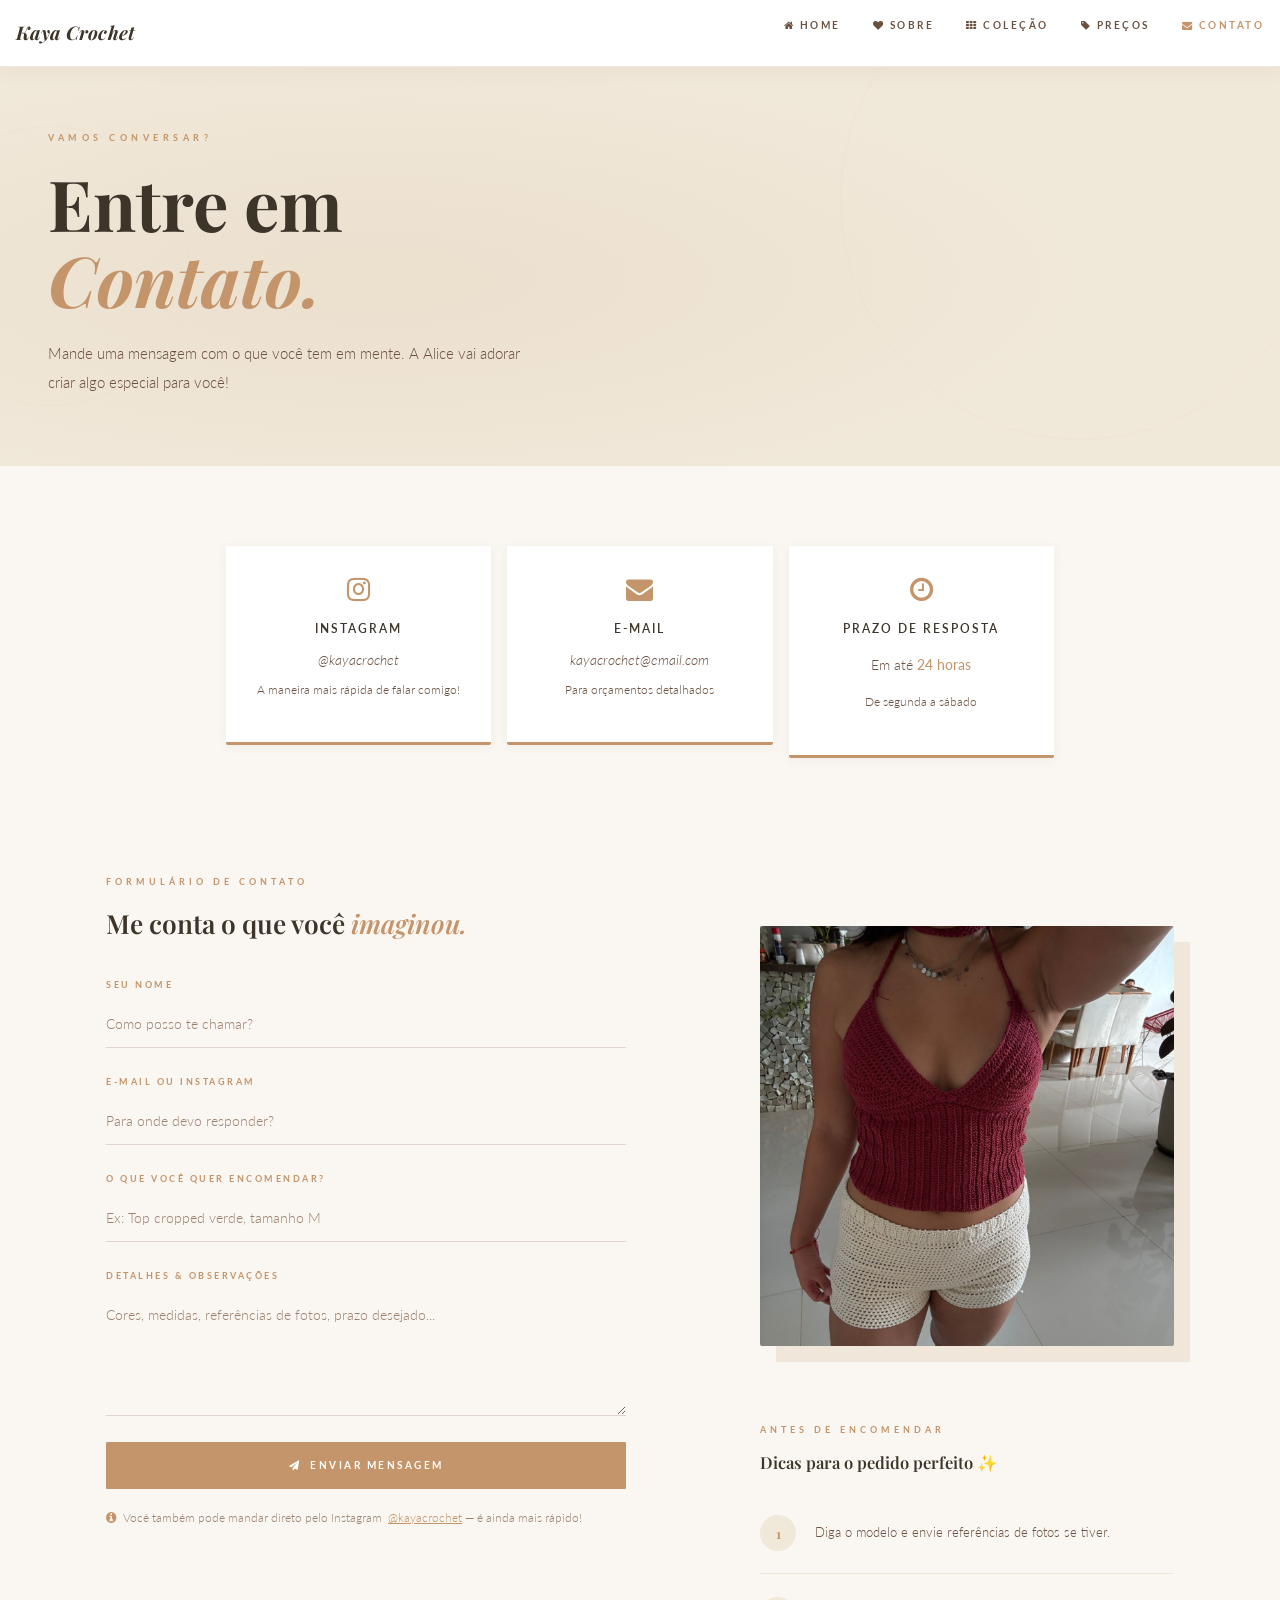
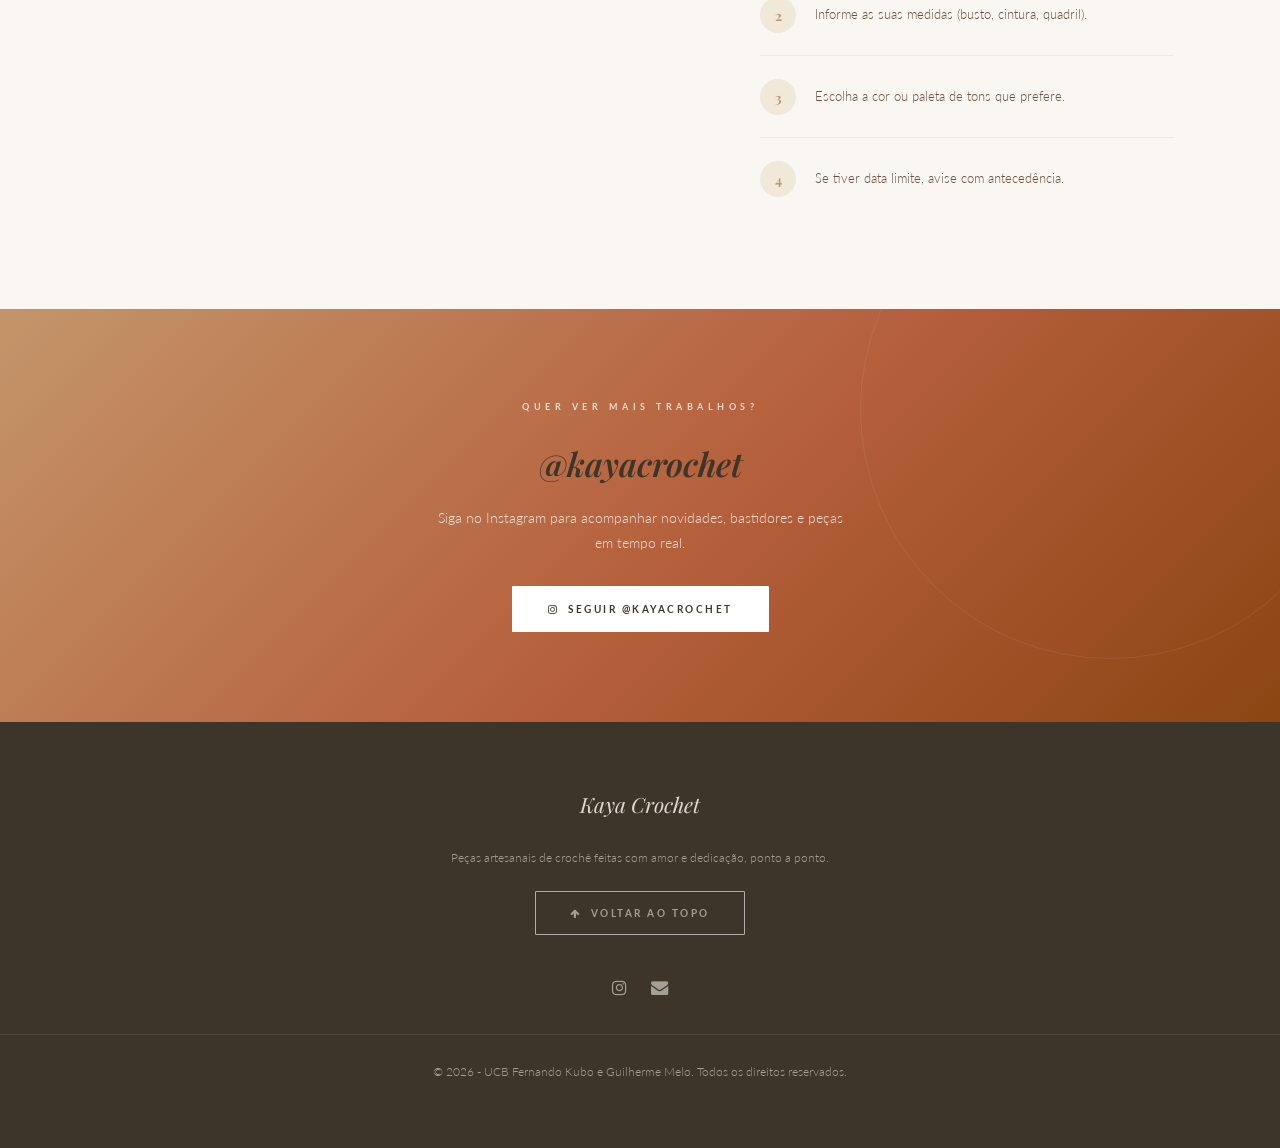
<file: pag5.html>
<!DOCTYPE html>
<html lang="pt-BR">
<head>
  <title>Kaya Crochet – Contato</title>
  <meta charset="UTF-8">
  <meta name="viewport" content="width=device-width, initial-scale=1">
  <link rel="stylesheet" href="https://cdnjs.cloudflare.com/ajax/libs/font-awesome/4.7.0/css/font-awesome.min.css">
  <link href="https://fonts.googleapis.com/css2?family=Playfair+Display:ital,wght@0,400;0,600;0,700;1,400;1,600&family=Lato:wght@300;400;700&display=swap" rel="stylesheet">
  <link rel="stylesheet" href="style2.css">
  <link rel="stylesheet" href="kaya-style.css">
  <style>
    .w3-bar .w3-button { padding: 16px; }

    /* Contact card */
    .contact-card {
      background: white;
      padding: 2rem 1.75rem;
      border-radius: 2px;
      border-bottom: 3px solid #C4956A;
      text-align: center;
      transition: all 0.3s;
      height: 100%;
      box-shadow: 0 2px 12px rgba(61,53,41,0.05);
    }
    .contact-card:hover { transform: translateY(-5px); box-shadow: 0 12px 40px rgba(61,53,41,0.1); }
    .contact-card i { font-size: 1.8rem; color: #C4956A; margin-bottom: 1rem; display: block; }
    .contact-card h4 { font-size: 0.8rem !important; letter-spacing: 2px; text-transform: uppercase; font-family: 'Lato', sans-serif !important; color: #3D3529 !important; margin-bottom: 0.4rem !important; }
    .contact-card p, .contact-card a { font-size: 0.92rem; color: #6B5140; font-style: italic; text-decoration: none; }
    .contact-card a:hover { color: #C4956A; }

    /* Form success message */
    .form-success {
      display: none;
      text-align: center;
      padding: 2.5rem;
      background: #F0E8D9;
      border-radius: 2px;
      border-left: 4px solid #C4956A;
    }
    .form-success i { font-size: 2rem; color: #C4956A; margin-bottom: 0.75rem; display: block; }
    .form-success h3 { color: #3D3529 !important; font-size: 1.3rem !important; }
    .form-success p { color: #6B5140; font-size: 0.92rem; }
  </style>
</head>
<body>

<!-- NAVBAR -->
<div class="w3-top">
  <div class="w3-bar" id="myNavbar">
    <a href="index.html" class="w3-bar-item w3-button w3-wide logo-text">Kaya Crochet</a>
    <div class="w3-right w3-hide-small">
      <a href="index.html" class="w3-bar-item w3-button nav-link"><i class="fa fa-home"></i> Home</a>
      <a href="pag2.html" class="w3-bar-item w3-button nav-link"><i class="fa fa-heart"></i> Sobre</a>
      <a href="pag3.html" class="w3-bar-item w3-button nav-link"><i class="fa fa-th"></i> Coleção</a>
      <a href="pag4.html" class="w3-bar-item w3-button nav-link"><i class="fa fa-tag"></i> Preços</a>
      <a href="pag5.html" class="w3-bar-item w3-button nav-link active"><i class="fa fa-envelope"></i> Contato</a>
    </div>
    <a href="javascript:void(0)" class="w3-bar-item w3-button w3-right w3-hide-large w3-hide-medium" onclick="w3_open()" style="color:#3D3529;">
      <i class="fa fa-bars"></i>
    </a>
  </div>
</div>

<!-- SIDEBAR (mobile) -->
<nav class="w3-sidebar w3-bar-block w3-card w3-animate-left w3-hide-medium w3-hide-large" style="display:none" id="mySidebar">
  <a href="javascript:void(0)" onclick="w3_close()" class="w3-bar-item w3-button w3-large w3-padding-16" style="color:rgba(250,247,242,0.55);">Fechar ×</a>
  <a href="index.html" onclick="w3_close()" class="w3-bar-item w3-button"><i class="fa fa-home"></i> Home</a>
  <a href="pag2.html" onclick="w3_close()" class="w3-bar-item w3-button"><i class="fa fa-heart"></i> Sobre</a>
  <a href="pag3.html" onclick="w3_close()" class="w3-bar-item w3-button"><i class="fa fa-th"></i> Coleção</a>
  <a href="pag4.html" onclick="w3_close()" class="w3-bar-item w3-button"><i class="fa fa-tag"></i> Preços</a>
  <a href="pag5.html" onclick="w3_close()" class="w3-bar-item w3-button"><i class="fa fa-envelope"></i> Contato</a>
</nav>

<!-- PAGE HEADER -->
<div class="page-header" id="contato">
  <div class="hero-ring hero-ring-2" style="opacity:0.4;"></div>
  <div class="hero-ring hero-ring-3" style="opacity:0.3;"></div>
  <div style="position:relative; z-index:1; max-width:580px;">
    <span class="eyebrow fade-up">Vamos conversar?</span>
    <h1 class="hero-title fade-up delay-1" style="font-size:clamp(2.5rem,4.5vw,3.8rem);">
      Entre em<br><em>Contato.</em>
    </h1>
    <p class="hero-subtitle fade-up delay-2" style="margin-bottom:0;">
      Mande uma mensagem com o que você tem em mente. A Alice vai adorar criar algo especial para você!
    </p>
  </div>
</div>

<!-- CONTACT CARDS -->
<div class="w3-container" style="padding:80px 48px 60px; background-color:#FAF7F2;">
  <div style="max-width:860px; margin:0 auto;">
    <div class="w3-row-padding">

      <div class="w3-third w3-margin-bottom">
        <div class="contact-card">
          <i class="fa fa-instagram"></i>
          <h4>Instagram</h4>
          <a href="https://www.instagram.com/kayacrochet_?igsh=MXducTBsNWoxOHhrNQ==" target="_blank">@kayacrochet</a>
          <p style="margin-top:6px; font-size:0.8rem; font-style:normal;">A maneira mais rápida de falar comigo!</p>
        </div>
      </div>

      <div class="w3-third w3-margin-bottom">
        <div class="contact-card">
          <i class="fa fa-envelope"></i>
          <h4>E-mail</h4>
          <a href="mailto:kayacrochet@email.com">kayacrochet@email.com</a>
          <p style="margin-top:6px; font-size:0.8rem; font-style:normal;">Para orçamentos detalhados</p>
        </div>
      </div>

      <div class="w3-third w3-margin-bottom">
        <div class="contact-card">
          <i class="fa fa-clock-o"></i>
          <h4>Prazo de Resposta</h4>
          <p style="font-style:normal; font-size:0.9rem;">Em até <strong style="color:#C4956A;">24 horas</strong></p>
          <p style="margin-top:6px; font-size:0.8rem; font-style:normal;">De segunda a sábado</p>
        </div>
      </div>

    </div>
  </div>
</div>

<!-- FORM + PHOTO -->
<div class="w3-container" style="padding:40px 48px 90px; background-color:#FAF7F2;">
  <div style="max-width:1100px; margin:0 auto;">
    <div class="w3-row-padding" style="align-items:flex-start;">

      <!-- FORM -->
      <div class="w3-col m7">
        <span class="section-label">Formulário de Contato</span>
        <h2 style="font-size:1.75rem; margin-top:0.25rem; margin-bottom:2rem;">
          Me conta o que você <em style="color:#C4956A; font-style:italic;">imaginou.</em>
        </h2>

        <!-- Success message (hidden initially) -->
        <div class="form-success" id="formSuccess">
          <i class="fa fa-check-circle"></i>
          <h3>Mensagem enviada! 💛</h3>
          <p>A Alice vai entrar em contato em breve. Fique de olho no seu e-mail!</p>
        </div>

        <form id="contactForm" onsubmit="submitForm(event)" style="max-width:520px;">
          <div class="form-group">
            <label class="form-label">Seu Nome</label>
            <input type="text" class="kaya-input" placeholder="Como posso te chamar?" required>
          </div>
          <div class="form-group">
            <label class="form-label">E-mail ou Instagram</label>
            <input type="text" class="kaya-input" placeholder="Para onde devo responder?" required>
          </div>
          <div class="form-group">
            <label class="form-label">O que você quer encomendar?</label>
            <input type="text" class="kaya-input" placeholder="Ex: Top cropped verde, tamanho M">
          </div>
          <div class="form-group">
            <label class="form-label">Detalhes &amp; Observações</label>
            <textarea class="kaya-input" rows="4" placeholder="Cores, medidas, referências de fotos, prazo desejado..."></textarea>
          </div>
          <button type="submit" class="btn-primary" style="margin-top:0.5rem; width:100%; text-align:center; display:block;">
            <i class="fa fa-paper-plane"></i>&nbsp; Enviar Mensagem
          </button>
        </form>

        <p style="margin-top:1.25rem; font-size:0.82rem; color:#9B8170;">
          <i class="fa fa-info-circle" style="color:#C4956A;"></i>&nbsp;
          Você também pode mandar direto pelo Instagram&nbsp;
          <a href="https://www.instagram.com/kayacrochet_?igsh=MXducTBsNWoxOHhrNQ==" target="_blank" style="color:#C4956A; text-decoration:underline;">@kayacrochet</a>
          — é ainda mais rápido!
        </p>
      </div>

      <!-- SIDE PHOTO + INFO -->
      <div class="w3-col m5" style="padding-top:3.5rem; padding-left:2rem;">
        <div class="photo-frame" style="margin-bottom:2.5rem;">
          <img src="img13.jpg" alt="Alice com peça de crochê" style="border-radius:2px; max-height:420px; object-fit:cover; width:100%;">
        </div>

        <div style="margin-top:2rem;">
          <span class="section-label">Antes de encomendar</span>
          <h3 style="font-size:1.1rem; margin-top:0.25rem; margin-bottom:1rem;">Dicas para o pedido perfeito ✨</h3>
          <div class="pricing-flow-step">
            <div class="pricing-flow-num">1</div>
            <p style="margin:0; font-size:0.88rem;">Diga o modelo e envie referências de fotos se tiver.</p>
          </div>
          <div class="pricing-flow-step">
            <div class="pricing-flow-num">2</div>
            <p style="margin:0; font-size:0.88rem;">Informe as suas medidas (busto, cintura, quadril).</p>
          </div>
          <div class="pricing-flow-step">
            <div class="pricing-flow-num">3</div>
            <p style="margin:0; font-size:0.88rem;">Escolha a cor ou paleta de tons que prefere.</p>
          </div>
          <div class="pricing-flow-step" style="border-bottom:none;">
            <div class="pricing-flow-num">4</div>
            <p style="margin:0; font-size:0.88rem;">Se tiver data limite, avise com antecedência.</p>
          </div>
        </div>
      </div>

    </div>
  </div>
</div>

<!-- INSTAGRAM FULL CTA -->
<div class="insta-cta">
  <div style="position:relative; z-index:1;">
    <span class="eyebrow" style="color:rgba(255,255,255,0.75);">Quer ver mais trabalhos?</span>
    <h2 style="color:#fff; font-size:2.2rem; margin:0.5rem 0 0.75rem; font-style:italic;">
      @kayacrochet
    </h2>
    <p style="color:rgba(255,255,255,0.8); font-size:0.95rem; max-width:420px; margin:0 auto 2rem; font-weight:300;">
      Siga no Instagram para acompanhar novidades, bastidores e peças em tempo real.
    </p>
    <a href="https://www.instagram.com/kayacrochet_?igsh=MXducTBsNWoxOHhrNQ==" target="_blank" class="btn-white">
      <i class="fa fa-instagram"></i>&nbsp; Seguir @kayacrochet
    </a>
  </div>
</div>

<!-- FOOTER -->
<footer class="w3-padding-64 w3-center kaya-footer">
  <div style="margin-bottom:1.5rem;">
    <span style="font-family:'Playfair Display',serif; font-style:italic; font-size:1.4rem; color:#FAF7F2; opacity:0.85;">Kaya Crochet</span>
  </div>
  <p style="font-size:0.8rem; max-width:380px; margin:0 auto 1.5rem;">
    Peças artesanais de crochê feitas com amor e dedicação, ponto a ponto.
  </p>
  <a href="#contato" class="btn-outline-white" style="margin-left:0; margin-bottom:1.5rem; display:inline-block;">
    <i class="fa fa-arrow-up"></i>&nbsp; Voltar ao topo
  </a>
  <div class="social-icons" style="display:block; margin-top:1rem;">
    <a href="https://www.instagram.com/kayacrochet_?igsh=MXducTBsNWoxOHhrNQ==" target="_blank" class="social-icon"><i class="fa fa-instagram"></i></a>
    <a href="mailto:kayacrochet@email.com" class="social-icon"><i class="fa fa-envelope"></i></a>
  </div>
  <div style="border-top:1px solid rgba(250,247,242,0.08); margin-top:2rem; padding-top:1.5rem;">
    <small>© 2026 - UCB Fernando Kubo e Guilherme Melo. Todos os direitos reservados.</small>
  </div>
</footer>

<script>
var mySidebar = document.getElementById("mySidebar");
function w3_open() {
  mySidebar.style.display = mySidebar.style.display === 'block' ? 'none' : 'block';
}
function w3_close() { mySidebar.style.display = "none"; }

function submitForm(e) {
  e.preventDefault();
  var form    = document.getElementById('contactForm');
  var success = document.getElementById('formSuccess');
  form.style.display    = 'none';
  success.style.display = 'block';
  // Scroll to success message
  success.scrollIntoView({ behavior: 'smooth', block: 'center' });
}
</script>
</body>
</html>
</file>
<file: kaya-style.css>
/* =============================================
   KAYA CROCHET — Estilos Personalizados
   ============================================= */

:root {
  --cream:       #FAF7F2;
  --light-cream: #F0E8D9;
  --caramel:     #C4956A;
  --terracotta:  #B55F3B;
  --sage:        #8B9D77;
  --dark:        #3D3529;
  --medium:      #6B5140;
  --light-text:  #9B8170;
  --white:       #FFFFFF;
}

/* ---- Base ---- */
html { scroll-behavior: smooth; }
body, html { background-color: var(--cream) !important; color: var(--dark) !important; }
body { font-family: 'Lato', sans-serif !important; font-weight: 300; line-height: 1.8; }
h1,h2,h3,h4,h5,h6 { font-family: 'Playfair Display', Georgia, serif !important; font-weight: 600 !important; color: var(--dark) !important; }
p { color: var(--medium); line-height: 1.8; }
a { text-decoration: none; }
* { box-sizing: border-box; }

/* ---- Navbar ---- */
#myNavbar {
  background-color: var(--white) !important;
  border-bottom: 1px solid var(--light-cream);
  box-shadow: 0 2px 24px rgba(61,53,41,0.06) !important;
}

.logo-text {
  font-family: 'Playfair Display', serif !important;
  font-style: italic;
  font-size: 1.25rem !important;
  font-weight: 700 !important;
  color: var(--dark) !important;
  letter-spacing: 0.3px;
}
.logo-text:hover { color: var(--caramel) !important; background: transparent !important; }

.nav-link {
  font-size: 0.68rem !important;
  font-weight: 700 !important;
  letter-spacing: 2.5px !important;
  text-transform: uppercase;
  color: var(--medium) !important;
  transition: color 0.3s;
}
.nav-link:hover { color: var(--caramel) !important; background-color: transparent !important; }
.nav-link.active { color: var(--caramel) !important; }

#mySidebar { background-color: var(--dark) !important; }
#mySidebar a { color: var(--cream) !important; }
#mySidebar a:hover { color: var(--caramel) !important; background: rgba(255,255,255,0.05) !important; }
#mySidebar { z-index: 101 !important; }

/* ---- Botões ---- */
.btn-primary {
  display: inline-block;
  background-color: var(--caramel);
  color: var(--white) !important;
  padding: 14px 36px;
  font-size: 0.68rem;
  font-weight: 700;
  letter-spacing: 2.5px;
  text-transform: uppercase;
  border: none;
  cursor: pointer;
  transition: all 0.3s ease;
  font-family: 'Lato', sans-serif;
  border-radius: 1px;
}
.btn-primary:hover {
  background-color: var(--terracotta) !important;
  color: var(--white) !important;
  box-shadow: 0 6px 28px rgba(181,95,59,0.3);
  transform: translateY(-1px);
}

.btn-outline {
  display: inline-block;
  background-color: transparent;
  color: var(--dark) !important;
  padding: 12px 34px;
  font-size: 0.68rem;
  font-weight: 700;
  letter-spacing: 2.5px;
  text-transform: uppercase;
  border: 1.5px solid rgba(61,53,41,0.35);
  cursor: pointer;
  transition: all 0.3s ease;
  font-family: 'Lato', sans-serif;
  border-radius: 1px;
}
.btn-outline:hover {
  border-color: var(--caramel);
  color: var(--caramel) !important;
  background: transparent !important;
}

.btn-white {
  display: inline-block;
  background-color: var(--white);
  color: var(--dark) !important;
  padding: 14px 36px;
  font-size: 0.68rem;
  font-weight: 700;
  letter-spacing: 2.5px;
  text-transform: uppercase;
  border: none;
  cursor: pointer;
  transition: all 0.3s ease;
  font-family: 'Lato', sans-serif;
  border-radius: 1px;
}
.btn-white:hover {
  background-color: var(--cream) !important;
  color: var(--dark) !important;
  transform: translateY(-1px);
  box-shadow: 0 6px 28px rgba(0,0,0,0.15);
}

.btn-outline-white {
  display: inline-block;
  background-color: transparent;
  color: var(--white) !important;
  padding: 12px 34px;
  font-size: 0.68rem;
  font-weight: 700;
  letter-spacing: 2.5px;
  text-transform: uppercase;
  border: 1.5px solid rgba(255,255,255,0.6);
  cursor: pointer;
  transition: all 0.3s ease;
  font-family: 'Lato', sans-serif;
  border-radius: 1px;
  margin-left: 12px;
}
.btn-outline-white:hover {
  border-color: var(--white);
  color: var(--white) !important;
  background: rgba(255,255,255,0.12) !important;
}

/* ---- Hero ---- */
.hero-section {
  min-height: 100vh;
  background-color: var(--light-cream);
  background-image:
    radial-gradient(ellipse at 12% 70%, rgba(196,149,106,0.16) 0%, transparent 52%),
    radial-gradient(ellipse at 88% 12%, rgba(139,157,119,0.12) 0%, transparent 48%),
    radial-gradient(ellipse at 55% 90%, rgba(196,149,106,0.08) 0%, transparent 45%);
  display: flex;
  align-items: center;
  padding: 110px 48px 70px;
  position: relative;
  overflow: hidden;
}

.hero-ring {
  position: absolute;
  border-radius: 50%;
  pointer-events: none;
  border: 1px solid rgba(196,149,106,0.12);
}
.hero-ring-1 { width: 750px; height: 750px; top: -220px; right: -200px; }
.hero-ring-2 { width: 480px; height: 480px; top: -40px; right: -40px; }
.hero-ring-3 { width: 280px; height: 280px; bottom: 60px; left: -90px; }

.hero-inner { max-width: 600px; position: relative; z-index: 1; }

.eyebrow {
  display: block;
  font-size: 0.62rem;
  font-weight: 700;
  letter-spacing: 4.5px;
  text-transform: uppercase;
  color: var(--caramel);
  margin-bottom: 1.2rem;
}

.hero-title {
  font-family: 'Playfair Display', serif !important;
  font-size: clamp(2.8rem, 5.5vw, 4.8rem) !important;
  line-height: 1.08 !important;
  color: var(--dark) !important;
  margin: 0 0 1.5rem 0 !important;
  font-weight: 700 !important;
}
.hero-title em { color: var(--caramel); font-style: italic; }

.hero-subtitle {
  font-size: 1rem;
  color: var(--medium);
  font-weight: 300;
  line-height: 1.9;
  max-width: 480px;
  margin-bottom: 2.5rem;
}

.hero-actions { display: flex; gap: 12px; flex-wrap: wrap; }
.w3-top { z-index: 100 !important; }

/* ---- Page Header ---- */
.page-header {
  background-color: var(--light-cream);
  background-image: radial-gradient(ellipse at 30% 60%, rgba(196,149,106,0.1) 0%, transparent 55%);
  padding: 130px 48px 70px;
  position: relative;
  overflow: hidden;
}
.page-header .hero-ring { opacity: 0.6; }

/* ---- Section Labels ---- */
.section-label {
  display: block;
  font-size: 0.62rem;
  font-weight: 700;
  letter-spacing: 4px;
  text-transform: uppercase;
  color: var(--caramel);
  margin-bottom: 0.6rem;
}

.divider {
  display: block;
  width: 40px;
  height: 2px;
  background: var(--caramel);
  margin-top: 1rem;
}
.divider.center { margin: 1rem auto 0; }

/* ---- Feature Cards ---- */
.feature-card {
  background: var(--white);
  padding: 2.5rem 2rem;
  border-top: 3px solid var(--caramel);
  height: 100%;
  transition: all 0.35s ease;
  border-radius: 1px;
}
.feature-card:hover { transform: translateY(-6px); box-shadow: 0 15px 50px rgba(61,53,41,0.1); }
.feature-icon { font-size: 1.8rem; color: var(--caramel) !important; margin-bottom: 1.25rem; display: block; }
.feature-card h4 { font-size: 1.05rem !important; margin-bottom: 0.5rem !important; }
.feature-card p { font-size: 0.9rem; }

/* ---- Gallery ---- */
.gallery-wrap { position: relative; overflow: hidden; cursor: pointer; background: var(--light-cream); border-radius: 1px; }
.gallery-img { width: 100%; display: block; transition: transform 0.55s ease; object-fit: cover; height: 290px; filter: sepia(8%); }
.gallery-wrap:hover .gallery-img { transform: scale(1.06); filter: sepia(0%); }
.gallery-caption {
  position: absolute;
  bottom: 0; left: 0; right: 0;
  background: linear-gradient(transparent, rgba(61,53,41,0.85));
  padding: 2.5rem 1.25rem 1.25rem;
  opacity: 0;
  transition: opacity 0.35s;
}
.gallery-wrap:hover .gallery-caption { opacity: 1; }
.gallery-caption span {
  display: block;
  color: var(--white);
  font-size: 0.65rem;
  letter-spacing: 2.5px;
  text-transform: uppercase;
  font-weight: 700;
  font-family: 'Lato', sans-serif;
}

/* ---- Stats ---- */
.stats-bar { background-color: var(--dark); }
.stat-num { font-family: 'Playfair Display', serif; font-size: 3rem; font-weight: 700; color: var(--caramel); display: block; line-height: 1; }
.stat-label { font-size: 0.62rem; letter-spacing: 3px; text-transform: uppercase; color: var(--cream); opacity: 0.65; display: block; margin-top: 10px; }

/* ---- Quote ---- */
.kaya-quote {
  font-family: 'Playfair Display', serif !important;
  font-style: italic;
  font-size: 1.2rem;
  line-height: 1.75;
  color: var(--medium);
  border-left: 3px solid var(--caramel);
  padding: 0.5rem 0 0.5rem 1.5rem;
  margin: 2rem 0;
}

/* ---- Story Steps ---- */
.story-step { display: flex; gap: 1.5rem; margin-bottom: 2rem; align-items: flex-start; }
.step-num {
  width: 44px; height: 44px; min-width: 44px;
  background: var(--caramel);
  color: var(--white);
  border-radius: 50%;
  display: flex; align-items: center; justify-content: center;
  font-family: 'Playfair Display', serif;
  font-size: 1.1rem; font-weight: 700;
  flex-shrink: 0;
}
.step-content h4 {
  font-family: 'Lato', sans-serif !important;
  font-size: 0.72rem !important;
  font-weight: 700 !important;
  letter-spacing: 2px !important;
  text-transform: uppercase;
  color: var(--dark) !important;
  margin: 0 0 0.25rem 0 !important;
}
.step-content p { margin: 0; font-size: 0.93rem; }

/* ---- Instagram CTA ---- */
.insta-cta {
  background: linear-gradient(135deg, var(--caramel) 0%, var(--terracotta) 55%, #8B4513 100%);
  padding: 90px 16px;
  text-align: center;
  position: relative;
  overflow: hidden;
}
.insta-cta::before {
  content: '';
  position: absolute;
  width: 500px; height: 500px;
  border-radius: 50%;
  border: 1px solid rgba(255,255,255,0.08);
  top: -150px; right: -80px;
  pointer-events: none;
}

/* ---- Pricing ---- */
.pricing-card {
  background: var(--white);
  padding: 2.5rem 2rem;
  border-radius: 1px;
  border-bottom: 3px solid var(--caramel);
  height: 100%;
  transition: all 0.3s;
}
.pricing-card:hover { box-shadow: 0 10px 40px rgba(61,53,41,0.09); transform: translateY(-4px); }
.pricing-card .fa { font-size: 2rem; color: var(--caramel) !important; margin-bottom: 1.25rem; display: block; }
.pricing-card h3 { font-size: 1.1rem !important; margin-bottom: 0.5rem !important; }

.pricing-flow-step {
  display: flex; align-items: center; gap: 1.25rem;
  padding: 1.5rem 0;
  border-bottom: 1px solid var(--light-cream);
}
.pricing-flow-step:last-child { border-bottom: none; }
.pricing-flow-num {
  width: 36px; height: 36px; min-width: 36px;
  background: var(--light-cream);
  color: var(--caramel);
  border-radius: 50%;
  display: flex; align-items: center; justify-content: center;
  font-family: 'Playfair Display', serif;
  font-size: 0.9rem; font-weight: 700;
  flex-shrink: 0;
}

/* ---- Contact Form ---- */
.form-group { margin-bottom: 1.75rem; }
.form-label {
  display: block;
  font-size: 0.62rem;
  font-weight: 700;
  letter-spacing: 2.5px;
  text-transform: uppercase;
  color: var(--caramel);
  margin-bottom: 0.5rem;
}
.kaya-input {
  width: 100%;
  padding: 10px 0 10px;
  border: none;
  border-bottom: 1.5px solid #E0D5CC;
  background: transparent;
  font-family: 'Lato', sans-serif;
  font-size: 0.95rem;
  color: var(--dark);
  outline: none;
  transition: border-color 0.3s;
  display: block;
}
.kaya-input:focus { border-bottom-color: var(--caramel); }
.kaya-input::placeholder { color: var(--light-text); font-weight: 300; }
textarea.kaya-input { resize: vertical; min-height: 110px; }

/* ---- Footer ---- */
.kaya-footer { background-color: var(--dark) !important; }
.kaya-footer p, .kaya-footer small { color: rgba(250,247,242,0.55) !important; font-size: 0.82rem; }
.kaya-footer a { color: rgba(250,247,242,0.55) !important; transition: color 0.3s; }
.kaya-footer a:hover { color: var(--caramel) !important; }
.social-icons { margin: 1.5rem 0; }
.social-icon {
  display: inline-block;
  color: rgba(250,247,242,0.55) !important;
  font-size: 1.15rem;
  margin: 0 10px;
  transition: all 0.3s;
}
.social-icon:hover { color: var(--caramel) !important; transform: translateY(-3px); }

/* ---- Color Utilities ---- */
.bg-cream { background-color: var(--cream) !important; }
.bg-light { background-color: var(--light-cream) !important; }
.bg-dark { background-color: var(--dark) !important; }
.bg-caramel { background-color: var(--caramel) !important; }
.text-caramel { color: var(--caramel) !important; }
.text-dark { color: var(--dark) !important; }
.text-cream { color: var(--cream) !important; }
.text-medium { color: var(--medium) !important; }

/* ---- Photo Frame Effect ---- */
.photo-frame { position: relative; display: inline-block; width: 100%; }
.photo-frame::after {
  content: '';
  position: absolute;
  top: 16px; left: 16px; right: -16px; bottom: -16px;
  background: rgba(196,149,106,0.18);
  border-radius: 1px;
  z-index: 0;
}
.photo-frame img { position: relative; z-index: 1; width: 100%; border-radius: 1px; display: block; }

/* ---- Responsive ---- */
@media (max-width: 600px) {
  .hero-section { padding: 90px 24px 60px; }
  .page-header { padding: 100px 24px 60px; }
  .hero-ring-1, .hero-ring-2 { display: none; }
  .hero-actions { flex-direction: column; align-items: flex-start; }
  .btn-outline-white { margin-left: 0; }
}

/* ---- Animations ---- */
@keyframes fadeUp {
  from { opacity: 0; transform: translateY(22px); }
  to   { opacity: 1; transform: translateY(0); }
}
.fade-up  { animation: fadeUp 0.7s ease forwards; }
.delay-1  { animation-delay: 0.10s; opacity: 0; }
.delay-2  { animation-delay: 0.22s; opacity: 0; }
.delay-3  { animation-delay: 0.36s; opacity: 0; }
.delay-4  { animation-delay: 0.50s; opacity: 0; }
</file>
<file: style2.css>
/* W3.CSS 5.01 March 11 2026 by Jan Egil and Borge Refsnes */
html{box-sizing:border-box}*,*:before,*:after{box-sizing:inherit}
/* Extract from normalize.css by Nicolas Gallagher and Jonathan Neal git.io/normalize */
html{-ms-text-size-adjust:100%;-webkit-text-size-adjust:100%}body{margin:0}
article,aside,details,figcaption,figure,footer,header,main,menu,nav,section{display:block}summary{display:list-item}
audio,canvas,progress,video{display:inline-block}progress{vertical-align:baseline}
audio:not([controls]){display:none;height:0}[hidden],template{display:none}
a{background-color:transparent}a:active,a:hover{outline-width:0}
abbr[title]{border-bottom:none;text-decoration:underline;text-decoration:underline dotted}
b,strong{font-weight:bolder}dfn{font-style:italic}mark{background:#ff0;color:#000}
small{font-size:80%}sub,sup{font-size:75%;line-height:0;position:relative;vertical-align:baseline}
sub{bottom:-0.25em}sup{top:-0.5em}figure{margin:1em 40px}img{border-style:none}
code,kbd,pre,samp{font-family:monospace,monospace;font-size:1em}hr{box-sizing:content-box;height:0;overflow:visible}
button,input,select,textarea,optgroup{font:inherit;margin:0}optgroup{font-weight:bold}
button,input{overflow:visible}button,select{text-transform:none}
button,[type=button],[type=reset],[type=submit]{appearance:button;-webkit-appearance:button;-moz-appearance:button}
button::-moz-focus-inner,[type=button]::-moz-focus-inner,[type=reset]::-moz-focus-inner,[type=submit]::-moz-focus-inner{border-style:none;padding:0}
button:-moz-focusring,[type=button]:-moz-focusring,[type=reset]:-moz-focusring,[type=submit]:-moz-focusring{outline:1px dotted ButtonText}
fieldset{border:1px solid #c0c0c0;margin:0 2px;padding:.35em .625em .75em}
legend{color:inherit;display:table;max-width:100%;padding:0;white-space:normal}textarea{overflow:auto}
[type=checkbox],[type=radio]{padding:0}
[type=number]::-webkit-inner-spin-button,[type=number]::-webkit-outer-spin-button{height:auto}
[type=search]{appearance:textfield;-webkit-appearance:textfield;outline-offset:-2px}
[type=search]::-webkit-search-decoration{appearance:none;-webkit-appearance:none}
::-webkit-file-upload-button{appearance:button;-webkit-appearance:button;font:inherit}
/* End extract */
html,body{font-family:Verdana,sans-serif;font-size:15px;line-height:1.5}html{overflow-x:hidden}
h1{font-size:36px}h2{font-size:30px}h3{font-size:24px}h4{font-size:20px}h5{font-size:18px}h6{font-size:16px}
.w3-serif{font-family:serif}.w3-sans-serif{font-family:sans-serif}.w3-cursive{font-family:cursive}.w3-monospace{font-family:monospace}
h1,h2,h3,h4,h5,h6{font-family:"Segoe UI",Arial,sans-serif;font-weight:400;margin:10px 0}.w3-wide{letter-spacing:4px}
hr{border:0;border-top:1px solid #eee;margin:20px 0}
.w3-image{max-width:100%;height:auto}img{vertical-align:middle}a{color:inherit}
.w3-table,.w3-table-all{border-collapse:collapse;border-spacing:0;width:100%;display:table}.w3-table-all{border:1px solid #ccc}
.w3-bordered tr,.w3-table-all tr{border-bottom:1px solid #ddd}.w3-striped tbody tr:nth-child(even){background-color:#f1f1f1}
.w3-table-all tr:nth-child(odd){background-color:#fff}.w3-table-all tr:nth-child(even){background-color:#f1f1f1}
.w3-hoverable tbody tr:hover,.w3-ul.w3-hoverable li:hover{background-color:#ccc}.w3-centered tr th,.w3-centered tr td{text-align:center}
.w3-table td,.w3-table th,.w3-table-all td,.w3-table-all th{padding:8px 8px;display:table-cell;text-align:left;vertical-align:top}
.w3-table th:first-child,.w3-table td:first-child,.w3-table-all th:first-child,.w3-table-all td:first-child{padding-left:16px}
.w3-btn,.w3-button{border:none;display:inline-block;padding:8px 16px;vertical-align:middle;overflow:hidden;text-decoration:none;color:inherit;background-color:inherit;text-align:center;cursor:pointer;white-space:nowrap}
.w3-btn:hover{box-shadow:0 8px 16px 0 rgba(0,0,0,0.2),0 6px 20px 0 rgba(0,0,0,0.19)}
.w3-btn,.w3-button{-webkit-touch-callout:none;-webkit-user-select:none;-khtml-user-select:none;-moz-user-select:none;-ms-user-select:none;user-select:none}   
.w3-disabled,.w3-btn:disabled,.w3-button:disabled{cursor:not-allowed;opacity:0.3}.w3-disabled *,:disabled *{pointer-events:none}
.w3-btn.w3-disabled:hover,.w3-btn:disabled:hover{box-shadow:none}
.w3-badge,.w3-tag{background-color:#000;color:#fff;display:inline-block;padding-left:8px;padding-right:8px;text-align:center}.w3-badge{border-radius:50%}
.w3-ul{list-style-type:none;padding:0;margin:0}.w3-ul li{padding:8px 16px;border-bottom:1px solid #ddd}.w3-ul li:last-child{border-bottom:none}
.w3-tooltip,.w3-display-container{position:relative}.w3-tooltip .w3-text{display:none}.w3-tooltip:hover .w3-text{display:inline-block}
.w3-ripple:active{opacity:0.5}.w3-ripple{transition:opacity 0s}
.w3-input{padding:8px;display:block;border:none;border-bottom:1px solid #ccc;width:100%}
.w3-select{padding:9px 0;width:100%;border:none;border-bottom:1px solid #ccc}
.w3-dropdown-click,.w3-dropdown-hover{position:relative;display:inline-block;cursor:pointer}
.w3-dropdown-hover:hover .w3-dropdown-content{display:block}
.w3-dropdown-hover:first-child,.w3-dropdown-click:hover{background-color:#ccc;color:#000}
.w3-dropdown-hover:hover > .w3-button:first-child,.w3-dropdown-click:hover > .w3-button:first-child{background-color:#ccc;color:#000}
.w3-dropdown-content{cursor:auto;color:#000;background-color:#fff;display:none;position:absolute;min-width:160px;margin:0;padding:0;z-index:1}
.w3-check,.w3-radio{width:24px;height:24px;position:relative;top:6px}
.w3-sidebar{height:100%;width:200px;background-color:#fff;position:fixed!important;z-index:1;overflow:auto}
.w3-bar-block .w3-dropdown-hover,.w3-bar-block .w3-dropdown-click{width:100%}
.w3-bar-block .w3-dropdown-hover .w3-dropdown-content,.w3-bar-block .w3-dropdown-click .w3-dropdown-content{min-width:100%}
.w3-bar-block .w3-dropdown-hover .w3-button,.w3-bar-block .w3-dropdown-click .w3-button{width:100%;text-align:left;padding:8px 16px}
.w3-main,#main{transition:margin-left .4s}
.w3-modal{z-index:3;display:none;padding-top:100px;position:fixed;left:0;top:0;width:100%;height:100%;overflow:auto;background-color:rgb(0,0,0);background-color:rgba(0,0,0,0.4)}
.w3-modal-content{margin:auto;background-color:#fff;position:relative;padding:0;outline:0;width:600px}
.w3-bar{width:100%;overflow:hidden}.w3-center .w3-bar{display:inline-block;width:auto}
.w3-bar .w3-bar-item{padding:8px 16px;float:left;width:auto;border:none;display:block;outline:0}
.w3-bar .w3-dropdown-hover,.w3-bar .w3-dropdown-click{position:static;float:left}
.w3-bar .w3-button{white-space:normal}
.w3-bar-block .w3-bar-item{width:100%;display:block;padding:8px 16px;text-align:left;border:none;white-space:normal;float:none;outline:0}
.w3-bar-block.w3-center .w3-bar-item{text-align:center}.w3-block{display:block;width:100%}
.w3-responsive{display:block;overflow-x:auto}
.w3-container:after,.w3-container:before,.w3-panel:after,.w3-panel:before,.w3-row:after,.w3-row:before,.w3-row-padding:after,.w3-row-padding:before,
.w3-cell-row:before,.w3-cell-row:after,.w3-clear:after,.w3-clear:before,.w3-bar:before,.w3-bar:after{content:"";display:table;clear:both}
.w3-col,.w3-half,.w3-third,.w3-twothird,.w3-threequarter,.w3-quarter{float:left;width:100%}
.w3-col.s1{width:8.33333%}.w3-col.s2{width:16.66666%}.w3-col.s3{width:24.99999%}.w3-col.s4{width:33.33333%}
.w3-col.s5{width:41.66666%}.w3-col.s6{width:49.99999%}.w3-col.s7{width:58.33333%}.w3-col.s8{width:66.66666%}
.w3-col.s9{width:74.99999%}.w3-col.s10{width:83.33333%}.w3-col.s11{width:91.66666%}.w3-col.s12{width:99.99999%}
@media (min-width:601px){.w3-col.m1{width:8.33333%}.w3-col.m2{width:16.66666%}.w3-col.m3,.w3-quarter{width:24.99999%}.w3-col.m4,.w3-third{width:33.33333%}
.w3-col.m5{width:41.66666%}.w3-col.m6,.w3-half{width:49.99999%}.w3-col.m7{width:58.33333%}.w3-col.m8,.w3-twothird{width:66.66666%}
.w3-col.m9,.w3-threequarter{width:74.99999%}.w3-col.m10{width:83.33333%}.w3-col.m11{width:91.66666%}.w3-col.m12{width:99.99999%}}
@media (min-width:993px){.w3-col.l1{width:8.33333%}.w3-col.l2{width:16.66666%}.w3-col.l3{width:24.99999%}.w3-col.l4{width:33.33333%}
.w3-col.l5{width:41.66666%}.w3-col.l6{width:49.99999%}.w3-col.l7{width:58.33333%}.w3-col.l8{width:66.66666%}
.w3-col.l9{width:74.99999%}.w3-col.l10{width:83.33333%}.w3-col.l11{width:91.66666%}.w3-col.l12{width:99.99999%}}
.w3-rest{overflow:hidden}.w3-stretch{margin-left:-16px;margin-right:-16px}
.w3-content,.w3-auto{margin-left:auto;margin-right:auto}.w3-content{max-width:980px}.w3-auto{max-width:1140px}
.w3-cell-row{display:table;width:100%}.w3-cell{display:table-cell}
.w3-cell-top{vertical-align:top}.w3-cell-middle{vertical-align:middle}.w3-cell-bottom{vertical-align:bottom}
.w3-hide{display:none!important}.w3-show-block,.w3-show{display:block!important}.w3-show-inline-block{display:inline-block!important}
@media (max-width:1205px){.w3-auto{max-width:95%}}
@media (max-width:600px){.w3-modal-content{margin:0 10px;width:auto!important}.w3-modal{padding-top:30px}
.w3-dropdown-hover.w3-mobile .w3-dropdown-content,.w3-dropdown-click.w3-mobile .w3-dropdown-content{position:relative}	
.w3-hide-small{display:none!important}.w3-mobile{display:block;width:100%!important}.w3-bar-item.w3-mobile,.w3-dropdown-hover.w3-mobile,.w3-dropdown-click.w3-mobile{text-align:center}
.w3-dropdown-hover.w3-mobile,.w3-dropdown-hover.w3-mobile .w3-btn,.w3-dropdown-hover.w3-mobile .w3-button,.w3-dropdown-click.w3-mobile,.w3-dropdown-click.w3-mobile .w3-btn,.w3-dropdown-click.w3-mobile .w3-button{width:100%}}
@media (max-width:768px){.w3-modal-content{width:500px}.w3-modal{padding-top:50px}}
@media (min-width:993px){.w3-modal-content{width:900px}.w3-hide-large{display:none!important}.w3-sidebar.w3-collapse{display:block!important}}
@media (max-width:992px) and (min-width:601px){.w3-hide-medium{display:none!important}}
@media (max-width:992px){.w3-sidebar.w3-collapse{display:none}.w3-main{margin-left:0!important;margin-right:0!important}.w3-auto{max-width:100%}}
.w3-top,.w3-bottom{position:fixed;width:100%;z-index:1}.w3-top{top:0}.w3-bottom{bottom:0}
.w3-overlay{position:fixed;display:none;width:100%;height:100%;top:0;left:0;right:0;bottom:0;background-color:rgba(0,0,0,0.5);z-index:2}
.w3-display-topleft{position:absolute;left:0;top:0}.w3-display-topright{position:absolute;right:0;top:0}
.w3-display-bottomleft{position:absolute;left:0;bottom:0}.w3-display-bottomright{position:absolute;right:0;bottom:0}
.w3-display-middle{position:absolute;top:50%;left:50%;transform:translate(-50%,-50%);-ms-transform:translate(-50%,-50%)}
.w3-display-left{position:absolute;top:50%;left:0%;transform:translate(0%,-50%);-ms-transform:translate(-0%,-50%)}
.w3-display-right{position:absolute;top:50%;right:0%;transform:translate(0%,-50%);-ms-transform:translate(0%,-50%)}
.w3-display-topmiddle{position:absolute;left:50%;top:0;transform:translate(-50%,0%);-ms-transform:translate(-50%,0%)}
.w3-display-bottommiddle{position:absolute;left:50%;bottom:0;transform:translate(-50%,0%);-ms-transform:translate(-50%,0%)}
.w3-display-container:hover .w3-display-hover{display:block}.w3-display-container:hover span.w3-display-hover{display:inline-block}.w3-display-hover{display:none}
.w3-display-position{position:absolute}
.w3-circle{border-radius:50%}
.w3-round-small{border-radius:2px}.w3-round,.w3-round-medium{border-radius:4px}.w3-round-large{border-radius:8px}.w3-round-xlarge{border-radius:16px}.w3-round-xxlarge{border-radius:32px}
.w3-row-padding,.w3-row-padding>.w3-half,.w3-row-padding>.w3-third,.w3-row-padding>.w3-twothird,.w3-row-padding>.w3-threequarter,.w3-row-padding>.w3-quarter,.w3-row-padding>.w3-col{padding:0 8px}
.w3-container,.w3-panel{padding:0.01em 16px}.w3-panel{margin-top:16px;margin-bottom:16px}
.w3-grid{display:grid}.w3-grid-padding{display:grid;gap:16px}.w3-flex{display:flex}
.w3-text-center{text-align:center}.w3-text-bold,.w3-bold{font-weight:bold}.w3-text-italic,.w3-italic{font-style:italic}
.w3-code,.w3-codespan{font-family:Consolas,"courier new";font-size:16px}
.w3-code{width:auto;background-color:#fff;padding:8px 12px;border-left:4px solid #4CAF50;word-wrap:break-word}
.w3-codespan{color:crimson;background-color:#f1f1f1;padding-left:4px;padding-right:4px;font-size:110%}
.w3-card,.w3-card-2{box-shadow:0 2px 5px 0 rgba(0,0,0,0.16),0 2px 10px 0 rgba(0,0,0,0.12)}
.w3-card-4,.w3-hover-shadow:hover{box-shadow:0 4px 10px 0 rgba(0,0,0,0.2),0 4px 20px 0 rgba(0,0,0,0.19)}
.w3-spin{animation:w3-spin 2s infinite linear}@keyframes w3-spin{0%{transform:rotate(0deg)}100%{transform:rotate(359deg)}}
.w3-animate-fading{animation:fading 10s infinite}@keyframes fading{0%{opacity:0}50%{opacity:1}100%{opacity:0}}
.w3-animate-opacity{animation:opac 0.8s}@keyframes opac{from{opacity:0} to{opacity:1}}
.w3-animate-top{position:relative;animation:animatetop 0.4s}@keyframes animatetop{from{top:-300px;opacity:0} to{top:0;opacity:1}}
.w3-animate-left{position:relative;animation:animateleft 0.4s}@keyframes animateleft{from{left:-300px;opacity:0} to{left:0;opacity:1}}
.w3-animate-right{position:relative;animation:animateright 0.4s}@keyframes animateright{from{right:-300px;opacity:0} to{right:0;opacity:1}}
.w3-animate-bottom{position:relative;animation:animatebottom 0.4s}@keyframes animatebottom{from{bottom:-300px;opacity:0} to{bottom:0;opacity:1}}
.w3-animate-zoom {animation:animatezoom 0.6s}@keyframes animatezoom{from{transform:scale(0)} to{transform:scale(1)}}
.w3-animate-input{transition:width 0.4s ease-in-out}.w3-animate-input:focus{width:100%!important}
.w3-opacity,.w3-hover-opacity:hover{opacity:0.60}.w3-opacity-off,.w3-hover-opacity-off:hover{opacity:1}
.w3-opacity-max{opacity:0.25}.w3-opacity-min{opacity:0.75}
.w3-greyscale-max,.w3-grayscale-max,.w3-hover-greyscale:hover,.w3-hover-grayscale:hover{filter:grayscale(100%)}
.w3-greyscale,.w3-grayscale{filter:grayscale(75%)}.w3-greyscale-min,.w3-grayscale-min{filter:grayscale(50%)}
.w3-sepia{filter:sepia(75%)}.w3-sepia-max,.w3-hover-sepia:hover{filter:sepia(100%)}.w3-sepia-min{filter:sepia(50%)}
.w3-tiny{font-size:10px!important}.w3-small{font-size:12px!important}.w3-medium{font-size:15px!important}.w3-large{font-size:18px!important}
.w3-xlarge{font-size:24px!important}.w3-xxlarge{font-size:36px!important}.w3-xxxlarge{font-size:48px!important}.w3-jumbo{font-size:64px!important}
.w3-left-align{text-align:left!important}.w3-right-align{text-align:right!important}.w3-justify{text-align:justify!important}.w3-center{text-align:center!important}
.w3-border-0{border:0!important}.w3-border{border:1px solid #ccc!important}
.w3-border-top{border-top:1px solid #ccc!important}.w3-border-bottom{border-bottom:1px solid #ccc!important}
.w3-border-left{border-left:1px solid #ccc!important}.w3-border-right{border-right:1px solid #ccc!important}
.w3-topbar{border-top:6px solid #ccc!important}.w3-bottombar{border-bottom:6px solid #ccc!important}
.w3-leftbar{border-left:6px solid #ccc!important}.w3-rightbar{border-right:6px solid #ccc!important}
.w3-section,.w3-code{margin-top:16px!important;margin-bottom:16px!important}
.w3-margin{margin:16px!important}.w3-margin-top{margin-top:16px!important}.w3-margin-bottom{margin-bottom:16px!important}
.w3-margin-left{margin-left:16px!important}.w3-margin-right{margin-right:16px!important}
.w3-padding-small{padding:4px 8px!important}.w3-padding{padding:8px 16px!important}.w3-padding-large{padding:12px 24px!important}
.w3-padding-16{padding-top:16px!important;padding-bottom:16px!important}.w3-padding-24{padding-top:24px!important;padding-bottom:24px!important}
.w3-padding-32{padding-top:32px!important;padding-bottom:32px!important}.w3-padding-48{padding-top:48px!important;padding-bottom:48px!important}
.w3-padding-64{padding-top:64px!important;padding-bottom:64px!important}
.w3-padding-top-64{padding-top:64px!important}.w3-padding-top-48{padding-top:48px!important}
.w3-padding-top-32{padding-top:32px!important}.w3-padding-top-24{padding-top:24px!important}
.w3-left{float:left!important}.w3-right{float:right!important}
.w3-button:hover{color:#000!important;background-color:#ccc!important}
.w3-transparent,.w3-hover-none:hover{background-color:transparent!important}
.w3-hover-none:hover{box-shadow:none!important}
.w3-rtl{direction:rtl}.w3-ltr{direction:ltr}
/* Colors */
.w3-amber,.w3-hover-amber:hover{color:#000!important;background-color:#ffc107!important}
.w3-aqua,.w3-hover-aqua:hover{color:#000!important;background-color:#00ffff!important}
.w3-blue,.w3-hover-blue:hover{color:#fff!important;background-color:#2196F3!important}
.w3-light-blue,.w3-hover-light-blue:hover{color:#000!important;background-color:#87CEEB!important}
.w3-brown,.w3-hover-brown:hover{color:#fff!important;background-color:#795548!important}
.w3-cyan,.w3-hover-cyan:hover{color:#000!important;background-color:#00bcd4!important}
.w3-blue-grey,.w3-hover-blue-grey:hover,.w3-blue-gray,.w3-hover-blue-gray:hover{color:#fff!important;background-color:#607d8b!important}
.w3-green,.w3-hover-green:hover{color:#fff!important;background-color:#4CAF50!important}
.w3-light-green,.w3-hover-light-green:hover{color:#000!important;background-color:#8bc34a!important}
.w3-indigo,.w3-hover-indigo:hover{color:#fff!important;background-color:#3f51b5!important}
.w3-khaki,.w3-hover-khaki:hover{color:#000!important;background-color:#f0e68c!important}
.w3-lime,.w3-hover-lime:hover{color:#000!important;background-color:#cddc39!important}
.w3-orange,.w3-hover-orange:hover{color:#000!important;background-color:#ff9800!important}
.w3-deep-orange,.w3-hover-deep-orange:hover{color:#fff!important;background-color:#ff5722!important}
.w3-pink,.w3-hover-pink:hover{color:#fff!important;background-color:#e91e63!important}
.w3-purple,.w3-hover-purple:hover{color:#fff!important;background-color:#9c27b0!important}
.w3-deep-purple,.w3-hover-deep-purple:hover{color:#fff!important;background-color:#673ab7!important}
.w3-red,.w3-hover-red:hover{color:#fff!important;background-color:#f44336!important}
.w3-sand,.w3-hover-sand:hover{color:#000!important;background-color:#fdf5e6!important}
.w3-teal,.w3-hover-teal:hover{color:#fff!important;background-color:#009688!important}
.w3-yellow,.w3-hover-yellow:hover{color:#000!important;background-color:#ffeb3b!important}
.w3-white,.w3-hover-white:hover{color:#000!important;background-color:#fff!important}
.w3-black,.w3-hover-black:hover{color:#fff!important;background-color:#000!important}
.w3-grey,.w3-hover-grey:hover,.w3-gray,.w3-hover-gray:hover{color:#000!important;background-color:#9e9e9e!important}
.w3-light-grey,.w3-hover-light-grey:hover,.w3-light-gray,.w3-hover-light-gray:hover{color:#000!important;background-color:#f1f1f1!important}
.w3-dark-grey,.w3-hover-dark-grey:hover,.w3-dark-gray,.w3-hover-dark-gray:hover{color:#fff!important;background-color:#616161!important}
.w3-asphalt,.w3-hover-asphalt:hover{color:#fff!important;background-color:#343a40!important}
.w3-crimson,.w3-hover-crimson:hover{color:#fff!important;background-color:#a20025!important}
.w3-cobalt,.w3-hover-cobalt:hover{color:#fff!important;background-color:#0050ef!important}
.w3-emerald,.w3-hover-emerald:hover{color:#fff!important;background-color:#008a00!important}
.w3-olive,.w3-hover-olive:hover{color:#fff!important;background-color:#6d8764!important}
.w3-paper,.w3-hover-paper:hover{color:#000!important;background-color:#f8f9fa!important}
.w3-sienna,.w3-hover-sienna:hover{color:#fff!important;background-color:#a0522d!important}
.w3-taupe,.w3-hover-taupe:hover{color:#fff!important;background-color:#87794e!important}
.w3-danger{color:#fff!important;background-color:#dd0000!important}
.w3-note{color:#000!important;background-color:#fff599!important}
.w3-info{color:#fff!important;background-color:#0a6fc2!important}
.w3-warning{color:#000!important;background-color:#ffb305!important}
.w3-success{color:#fff!important;background-color:#008a00!important}
.w3-pale-red,.w3-hover-pale-red:hover{color:#000!important;background-color:#ffdddd!important}
.w3-pale-green,.w3-hover-pale-green:hover{color:#000!important;background-color:#ddffdd!important}
.w3-pale-yellow,.w3-hover-pale-yellow:hover{color:#000!important;background-color:#ffffcc!important}
.w3-pale-blue,.w3-hover-pale-blue:hover{color:#000!important;background-color:#ddffff!important}
.w3-text-amber,.w3-hover-text-amber:hover{color:#ffc107!important}
.w3-text-aqua,.w3-hover-text-aqua:hover{color:#00ffff!important}
.w3-text-blue,.w3-hover-text-blue:hover{color:#2196F3!important}
.w3-text-light-blue,.w3-hover-text-light-blue:hover{color:#87CEEB!important}
.w3-text-brown,.w3-hover-text-brown:hover{color:#795548!important}
.w3-text-cyan,.w3-hover-text-cyan:hover{color:#00bcd4!important}
.w3-text-blue-grey,.w3-hover-text-blue-grey:hover,.w3-text-blue-gray,.w3-hover-text-blue-gray:hover{color:#607d8b!important}
.w3-text-green,.w3-hover-text-green:hover{color:#4CAF50!important}
.w3-text-light-green,.w3-hover-text-light-green:hover{color:#8bc34a!important}
.w3-text-indigo,.w3-hover-text-indigo:hover{color:#3f51b5!important}
.w3-text-khaki,.w3-hover-text-khaki:hover{color:#b4aa50!important}
.w3-text-lime,.w3-hover-text-lime:hover{color:#cddc39!important}
.w3-text-orange,.w3-hover-text-orange:hover{color:#ff9800!important}
.w3-text-deep-orange,.w3-hover-text-deep-orange:hover{color:#ff5722!important}
.w3-text-pink,.w3-hover-text-pink:hover{color:#e91e63!important}
.w3-text-purple,.w3-hover-text-purple:hover{color:#9c27b0!important}
.w3-text-deep-purple,.w3-hover-text-deep-purple:hover{color:#673ab7!important}
.w3-text-red,.w3-hover-text-red:hover{color:#f44336!important}
.w3-text-sand,.w3-hover-text-sand:hover{color:#fdf5e6!important}
.w3-text-teal,.w3-hover-text-teal:hover{color:#009688!important}
.w3-text-yellow,.w3-hover-text-yellow:hover{color:#d2be0e!important}
.w3-text-white,.w3-hover-text-white:hover{color:#fff!important}
.w3-text-black,.w3-hover-text-black:hover{color:#000!important}
.w3-text-grey,.w3-hover-text-grey:hover,.w3-text-gray,.w3-hover-text-gray:hover{color:#757575!important}
.w3-text-light-grey,.w3-hover-text-light-grey:hover,.w3-text-light-gray,.w3-hover-text-light-gray:hover{color:#f1f1f1!important}
.w3-text-dark-grey,.w3-hover-text-dark-grey:hover,.w3-text-dark-gray,.w3-hover-text-dark-gray:hover{color:#3a3a3a!important}
.w3-border-amber,.w3-hover-border-amber:hover{border-color:#ffc107!important}
.w3-border-aqua,.w3-hover-border-aqua:hover{border-color:#00ffff!important}
.w3-border-blue,.w3-hover-border-blue:hover{border-color:#2196F3!important}
.w3-border-light-blue,.w3-hover-border-light-blue:hover{border-color:#87CEEB!important}
.w3-border-brown,.w3-hover-border-brown:hover{border-color:#795548!important}
.w3-border-cyan,.w3-hover-border-cyan:hover{border-color:#00bcd4!important}
.w3-border-blue-grey,.w3-hover-border-blue-grey:hover,.w3-border-blue-gray,.w3-hover-border-blue-gray:hover{border-color:#607d8b!important}
.w3-border-green,.w3-hover-border-green:hover{border-color:#4CAF50!important}
.w3-border-light-green,.w3-hover-border-light-green:hover{border-color:#8bc34a!important}
.w3-border-indigo,.w3-hover-border-indigo:hover{border-color:#3f51b5!important}
.w3-border-khaki,.w3-hover-border-khaki:hover{border-color:#f0e68c!important}
.w3-border-lime,.w3-hover-border-lime:hover{border-color:#cddc39!important}
.w3-border-orange,.w3-hover-border-orange:hover{border-color:#ff9800!important}
.w3-border-deep-orange,.w3-hover-border-deep-orange:hover{border-color:#ff5722!important}
.w3-border-pink,.w3-hover-border-pink:hover{border-color:#e91e63!important}
.w3-border-purple,.w3-hover-border-purple:hover{border-color:#9c27b0!important}
.w3-border-deep-purple,.w3-hover-border-deep-purple:hover{border-color:#673ab7!important}
.w3-border-red,.w3-hover-border-red:hover{border-color:#f44336!important}
.w3-border-sand,.w3-hover-border-sand:hover{border-color:#fdf5e6!important}
.w3-border-teal,.w3-hover-border-teal:hover{border-color:#009688!important}
.w3-border-yellow,.w3-hover-border-yellow:hover{border-color:#ffeb3b!important}
.w3-border-white,.w3-hover-border-white:hover{border-color:#fff!important}
.w3-border-black,.w3-hover-border-black:hover{border-color:#000!important}
.w3-border-grey,.w3-hover-border-grey:hover,.w3-border-gray,.w3-hover-border-gray:hover{border-color:#9e9e9e!important}
.w3-border-light-grey,.w3-hover-border-light-grey:hover,.w3-border-light-gray,.w3-hover-border-light-gray:hover{border-color:#f1f1f1!important}
.w3-border-dark-grey,.w3-hover-border-dark-grey:hover,.w3-border-dark-gray,.w3-hover-border-dark-gray:hover{border-color:#616161!important}
.w3-border-pale-red,.w3-hover-border-pale-red:hover{border-color:#ffe7e7!important}.w3-border-pale-green,.w3-hover-border-pale-green:hover{border-color:#e7ffe7!important}
.w3-border-pale-yellow,.w3-hover-border-pale-yellow:hover{border-color:#ffffcc!important}.w3-border-pale-blue,.w3-hover-border-pale-blue:hover{border-color:#e7ffff!important}
</file>
